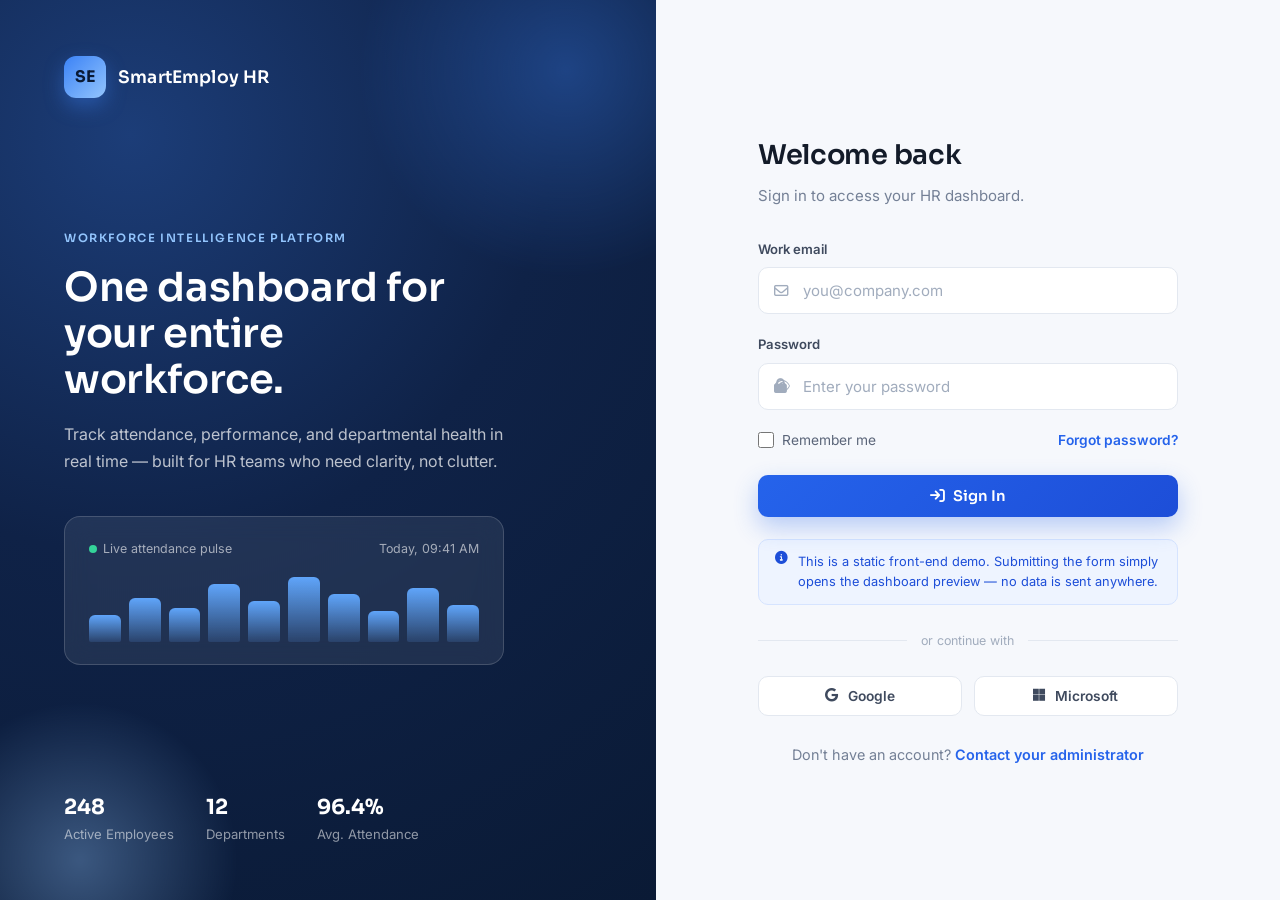
<file: index.html>
<!DOCTYPE html>
<html lang="en">
<head>
  <meta charset="UTF-8" />
  <meta name="viewport" content="width=device-width, initial-scale=1.0" />
  <title>Sign In · Smart Employee Management Dashboard</title>
  <meta name="description" content="Secure sign-in to the Smart Employee Management Dashboard." />

  <!-- Fonts -->
  <link rel="preconnect" href="https://fonts.googleapis.com" />
  <link href="https://fonts.googleapis.com/css2?family=Sora:wght@500;600;700;800&family=Inter:wght@400;500;600;700&display=swap" rel="stylesheet" />

  <!-- Font Awesome -->
  <link rel="stylesheet" href="https://cdnjs.cloudflare.com/ajax/libs/font-awesome/6.5.1/css/all.min.css" />

  <!-- Stylesheet -->
  <link rel="stylesheet" href="css/style.css" />
</head>
<body>

  <main class="auth-page">

    <!-- Left: Brand / Narrative Panel -->
    <section class="auth-visual" aria-hidden="false">
      <div class="auth-brand">
        <span class="brand-mark">SE</span>
        <span class="brand-name">SmartEmploy&nbsp;HR</span>
      </div>

      <div class="auth-copy">
        <span class="eyebrow">Workforce Intelligence Platform</span>
        <h1>One dashboard for your entire workforce.</h1>
        <p>Track attendance, performance, and departmental health in real time — built for HR teams who need clarity, not clutter.</p>

        <!-- Signature element: live pulse panel -->
        <div class="pulse-panel">
          <div class="pulse-head">
            <span><span class="pulse-dot"></span>Live attendance pulse</span>
            <span>Today, 09:41 AM</span>
          </div>
          <div class="pulse-bars" role="img" aria-label="Attendance activity graph">
            <span></span><span></span><span></span><span></span><span></span>
            <span></span><span></span><span></span><span></span><span></span>
          </div>
        </div>
      </div>

      <div class="auth-foot">
        <div><strong>248</strong>Active Employees</div>
        <div><strong>12</strong>Departments</div>
        <div><strong>96.4%</strong>Avg. Attendance</div>
      </div>
    </section>

    <!-- Right: Login Form -->
    <section class="auth-form-side">
      <div class="auth-form-wrap">

        <div class="form-head">
          <h2>Welcome back</h2>
          <p>Sign in to access your HR dashboard.</p>
        </div>

        <form action="dashboard.html" method="get" novalidate>

          <div class="form-group">
            <label for="email">Work email</label>
            <div class="input-wrap">
              <i class="fa-regular fa-envelope"></i>
              <input type="email" id="email" name="email" placeholder="you@company.com" required />
            </div>
          </div>

          <div class="form-group">
            <label for="password">Password</label>
            <div class="input-wrap">
              <i class="fa-solid fa-lock"></i>
              <input type="password" id="password" name="password" placeholder="Enter your password" required />
              <i class="fa-regular fa-eye toggle-visibility"></i>
            </div>
          </div>

          <div class="form-row-between">
            <label class="checkbox-row">
              <input type="checkbox" name="remember" />
              Remember me
            </label>
            <a href="#" class="forgot-link">Forgot password?</a>
          </div>

          <button type="submit" class="btn btn-primary btn-block">
            <i class="fa-solid fa-arrow-right-to-bracket"></i>
            Sign In
          </button>

          <div class="demo-note">
            <i class="fa-solid fa-circle-info"></i>
            <span>This is a static front-end demo. Submitting the form simply opens the dashboard preview — no data is sent anywhere.</span>
          </div>

        </form>

        <div class="auth-divider">or continue with</div>

        <div class="social-row">
          <button type="button" class="social-btn"><i class="fa-brands fa-google"></i> Google</button>
          <button type="button" class="social-btn"><i class="fa-brands fa-microsoft"></i> Microsoft</button>
        </div>

        <p class="auth-switch">Don't have an account? <a href="#">Contact your administrator</a></p>

      </div>
    </section>

  </main>

</body>
</html>
</file>
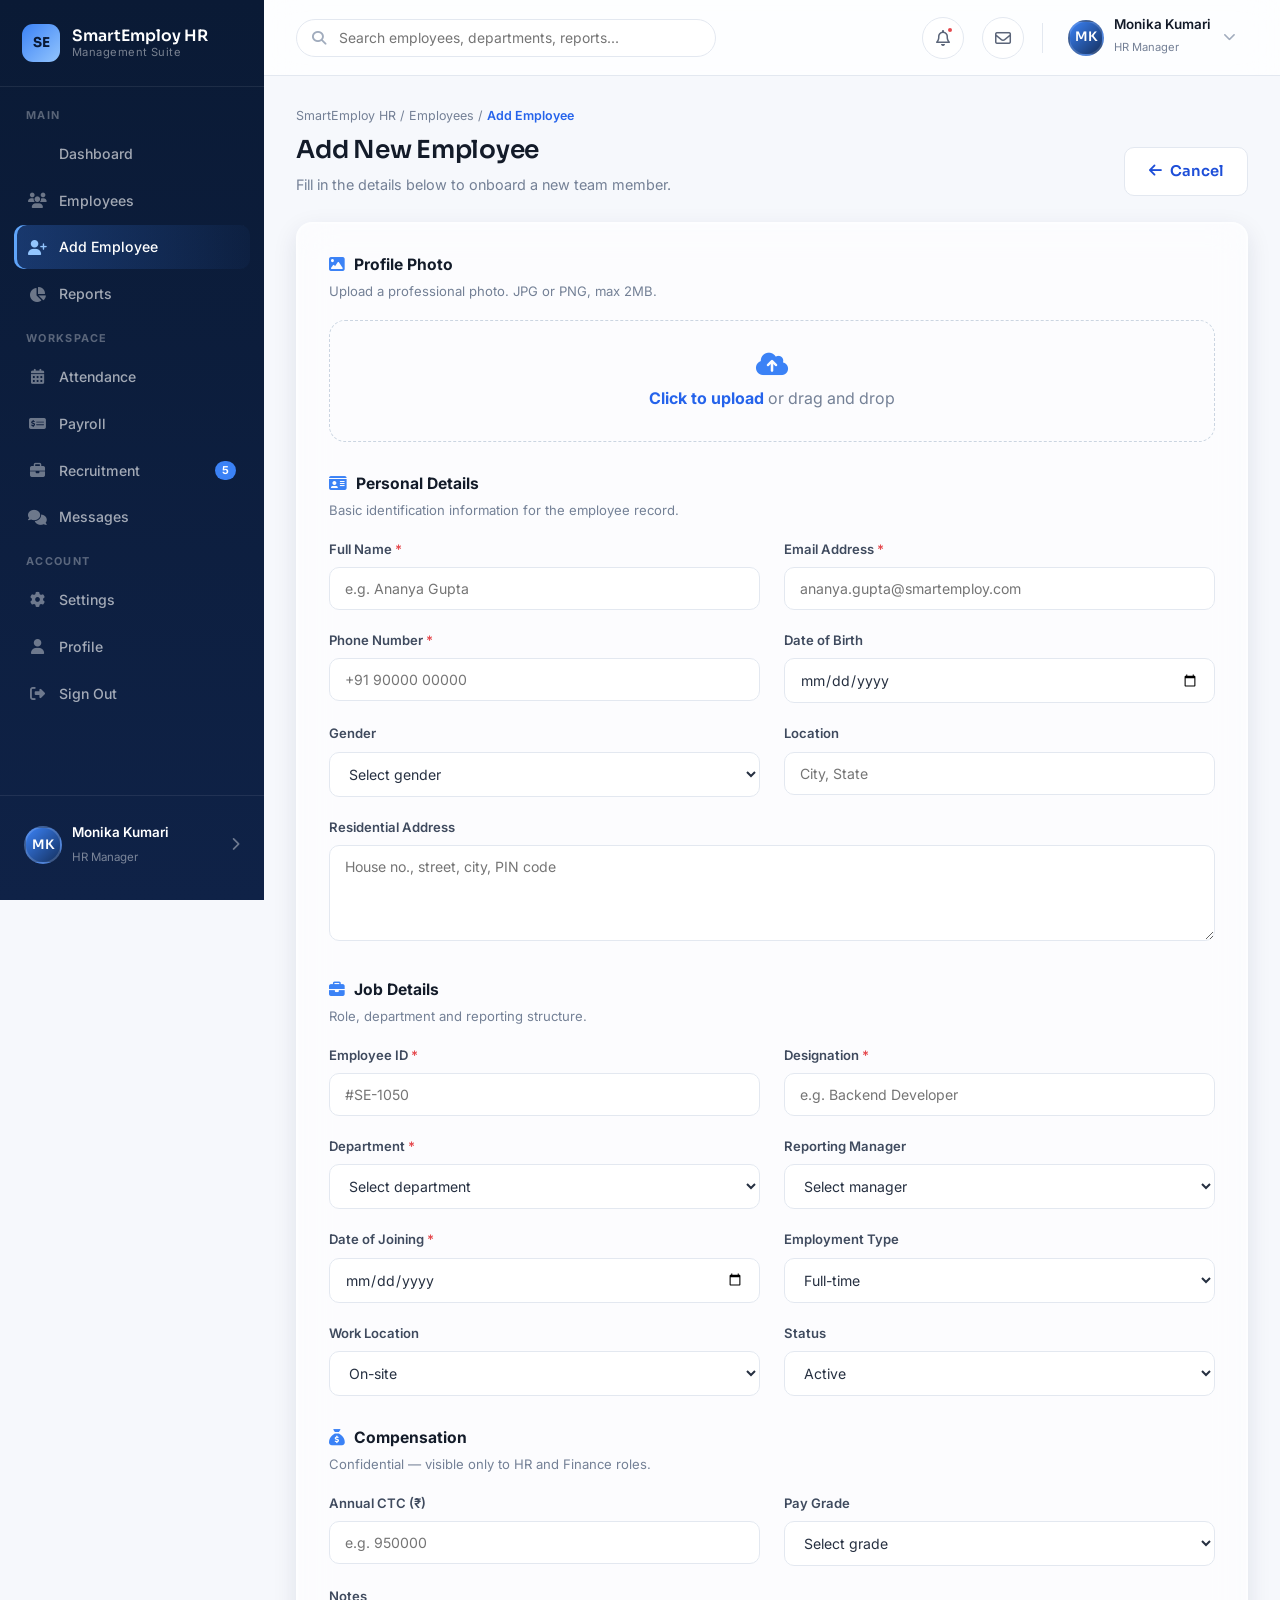
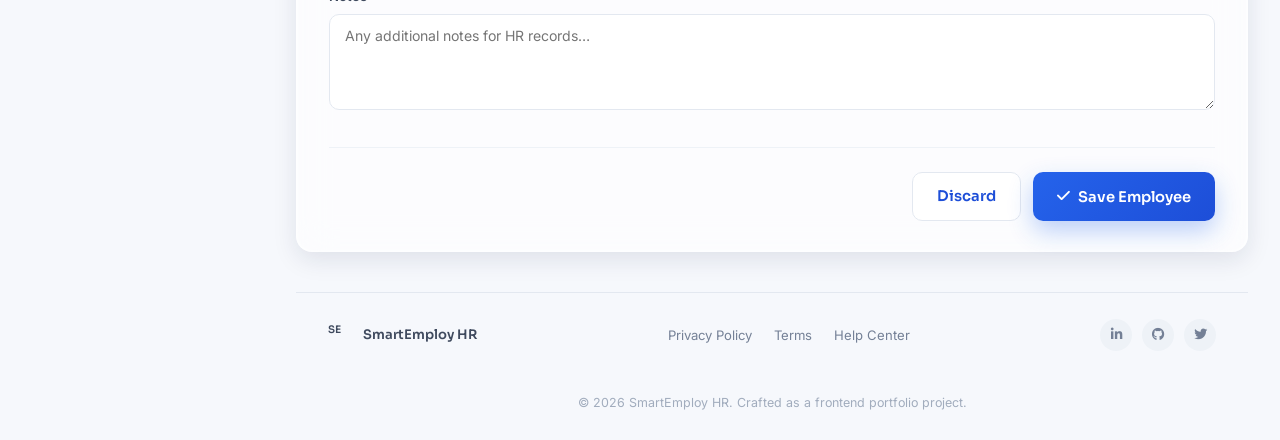
<file: add-employee.html>
<!DOCTYPE html>
<html lang="en">
<head>
  <meta charset="UTF-8" />
  <meta name="viewport" content="width=device-width, initial-scale=1.0" />
  <title>Add Employee · Smart Employee Management Dashboard</title>

  <link rel="preconnect" href="https://fonts.googleapis.com" />
  <link href="https://fonts.googleapis.com/css2?family=Sora:wght@500;600;700;800&family=Inter:wght@400;500;600;700&display=swap" rel="stylesheet" />
  <link rel="stylesheet" href="https://cdnjs.cloudflare.com/ajax/libs/font-awesome/6.5.1/css/all.min.css" />
  <link rel="stylesheet" href="css/style.css" />
</head>
<body>

  <div class="app-shell">

    <aside class="sidebar">
      <div class="sidebar-brand">
        <span class="brand-mark">SE</span>
        <span class="brand-text">SmartEmploy HR<small>Management Suite</small></span>
      </div>

      <nav class="sidebar-nav">
        <div class="nav-label">Main</div>
        <ul>
          <li><a href="dashboard.html"><i class="fa-solid fa-grid-2"></i> Dashboard</a></li>
          <li><a href="employees.html"><i class="fa-solid fa-users"></i> Employees</a></li>
          <li class="active"><a href="add-employee.html"><i class="fa-solid fa-user-plus"></i> Add Employee</a></li>
          <li><a href="reports.html"><i class="fa-solid fa-chart-pie"></i> Reports</a></li>
        </ul>

        <div class="nav-label">Workspace</div>
        <ul>
          <li><a href="#"><i class="fa-solid fa-calendar-days"></i> Attendance</a></li>
          <li><a href="#"><i class="fa-solid fa-money-check-dollar"></i> Payroll</a></li>
          <li><a href="#"><i class="fa-solid fa-briefcase"></i> Recruitment <span class="nav-badge">5</span></a></li>
          <li><a href="#"><i class="fa-solid fa-comments"></i> Messages</a></li>
        </ul>

        <div class="nav-label">Account</div>
        <ul>
          <li><a href="settings.html"><i class="fa-solid fa-gear"></i> Settings</a></li>
          <li><a href="profile.html"><i class="fa-solid fa-user"></i> Profile</a></li>
          <li><a href="index.html"><i class="fa-solid fa-right-from-bracket"></i> Sign Out</a></li>
        </ul>
      </nav>

      <div class="sidebar-footer">
        <a href="profile.html" class="sidebar-user">
          <span class="avatar-initials">MK</span>
          <span>
            <span class="u-name" style="display:block;">Monika Kumari</span>
            <span class="u-role">HR Manager</span>
          </span>
          <i class="fa-solid fa-chevron-right"></i>
        </a>
      </div>
    </aside>

    <div class="main-content">

      <header class="topbar">
        <div class="topbar-search">
          <i class="fa-solid fa-magnifying-glass"></i>
          <input type="text" placeholder="Search employees, departments, reports…" />
        </div>
        <div class="topbar-actions">
          <button class="icon-btn" aria-label="Notifications"><i class="fa-regular fa-bell"></i><span class="dot"></span></button>
          <button class="icon-btn" aria-label="Messages"><i class="fa-regular fa-envelope"></i></button>
          <div class="topbar-divider"></div>
          <a href="profile.html" class="topbar-profile">
            <span class="avatar-initials">MK</span>
            <span>
              <span class="p-name" style="display:block;">Monika Kumari</span>
              <span class="p-role">HR Manager</span>
            </span>
            <i class="fa-solid fa-chevron-down"></i>
          </a>
        </div>
      </header>

      <div class="page-content">

        <div class="page-header">
          <div>
            <div class="breadcrumb">SmartEmploy HR / Employees / <span>Add Employee</span></div>
            <h1>Add New Employee</h1>
            <p>Fill in the details below to onboard a new team member.</p>
          </div>
          <div class="header-actions">
            <a href="employees.html" class="btn btn-outline"><i class="fa-solid fa-arrow-left"></i> Cancel</a>
          </div>
        </div>

        <form class="panel glass-card form-card" action="employees.html" method="get">

          <!-- Profile Photo -->
          <div class="form-section">
            <div class="form-section-title"><i class="fa-solid fa-image"></i> Profile Photo</div>
            <div class="form-section-desc">Upload a professional photo. JPG or PNG, max 2MB.</div>
            <div class="upload-zone">
              <i class="fa-solid fa-cloud-arrow-up"></i>
              <div><strong>Click to upload</strong> or drag and drop</div>
            </div>
          </div>

          <!-- Personal Details -->
          <div class="form-section">
            <div class="form-section-title"><i class="fa-solid fa-id-card"></i> Personal Details</div>
            <div class="form-section-desc">Basic identification information for the employee record.</div>
            <div class="form-grid">
              <div class="field">
                <label>Full Name <span class="req">*</span></label>
                <input type="text" placeholder="e.g. Ananya Gupta" required />
              </div>
              <div class="field">
                <label>Email Address <span class="req">*</span></label>
                <input type="email" placeholder="ananya.gupta@smartemploy.com" required />
              </div>
              <div class="field">
                <label>Phone Number <span class="req">*</span></label>
                <input type="tel" placeholder="+91 90000 00000" required />
              </div>
              <div class="field">
                <label>Date of Birth</label>
                <input type="date" />
              </div>
              <div class="field">
                <label>Gender</label>
                <select>
                  <option>Select gender</option>
                  <option>Female</option>
                  <option>Male</option>
                  <option>Other</option>
                  <option>Prefer not to say</option>
                </select>
              </div>
              <div class="field">
                <label>Location</label>
                <input type="text" placeholder="City, State" />
              </div>
              <div class="field full">
                <label>Residential Address</label>
                <textarea placeholder="House no., street, city, PIN code"></textarea>
              </div>
            </div>
          </div>

          <!-- Job Details -->
          <div class="form-section">
            <div class="form-section-title"><i class="fa-solid fa-briefcase"></i> Job Details</div>
            <div class="form-section-desc">Role, department and reporting structure.</div>
            <div class="form-grid">
              <div class="field">
                <label>Employee ID <span class="req">*</span></label>
                <input type="text" placeholder="#SE-1050" required />
              </div>
              <div class="field">
                <label>Designation <span class="req">*</span></label>
                <input type="text" placeholder="e.g. Backend Developer" required />
              </div>
              <div class="field">
                <label>Department <span class="req">*</span></label>
                <select required>
                  <option>Select department</option>
                  <option>Engineering</option>
                  <option>Design</option>
                  <option>Marketing</option>
                  <option>Finance</option>
                  <option>Human Resources</option>
                  <option>Operations</option>
                </select>
              </div>
              <div class="field">
                <label>Reporting Manager</label>
                <select>
                  <option>Select manager</option>
                  <option>Monika Kumari</option>
                  <option>Rohit Sharma</option>
                  <option>Vikram Desai</option>
                </select>
              </div>
              <div class="field">
                <label>Date of Joining <span class="req">*</span></label>
                <input type="date" required />
              </div>
              <div class="field">
                <label>Employment Type</label>
                <select>
                  <option>Full-time</option>
                  <option>Part-time</option>
                  <option>Contract</option>
                  <option>Intern</option>
                </select>
              </div>
              <div class="field">
                <label>Work Location</label>
                <select>
                  <option>On-site</option>
                  <option>Remote</option>
                  <option>Hybrid</option>
                </select>
              </div>
              <div class="field">
                <label>Status</label>
                <select>
                  <option>Active</option>
                  <option>On Leave</option>
                  <option>Inactive</option>
                </select>
              </div>
            </div>
          </div>

          <!-- Compensation -->
          <div class="form-section">
            <div class="form-section-title"><i class="fa-solid fa-sack-dollar"></i> Compensation</div>
            <div class="form-section-desc">Confidential — visible only to HR and Finance roles.</div>
            <div class="form-grid">
              <div class="field">
                <label>Annual CTC (₹)</label>
                <input type="number" placeholder="e.g. 950000" />
              </div>
              <div class="field">
                <label>Pay Grade</label>
                <select>
                  <option>Select grade</option>
                  <option>L1 — Associate</option>
                  <option>L2 — Senior Associate</option>
                  <option>L3 — Lead</option>
                  <option>L4 — Manager</option>
                </select>
              </div>
              <div class="field full">
                <label>Notes</label>
                <textarea placeholder="Any additional notes for HR records…"></textarea>
              </div>
            </div>
          </div>

          <div class="form-actions">
            <a href="employees.html" class="btn btn-outline">Discard</a>
            <button type="submit" class="btn btn-primary"><i class="fa-solid fa-check"></i> Save Employee</button>
          </div>

        </form>

        <footer class="app-footer">
          <div class="footer-brand"><span class="brand-mark">SE</span> SmartEmploy HR</div>
          <div class="footer-links">
            <a href="#">Privacy Policy</a>
            <a href="#">Terms</a>
            <a href="#">Help Center</a>
          </div>
          <div class="footer-socials">
            <a href="#"><i class="fa-brands fa-linkedin-in"></i></a>
            <a href="#"><i class="fa-brands fa-github"></i></a>
            <a href="#"><i class="fa-brands fa-twitter"></i></a>
          </div>
        </footer>
        <p style="text-align:center; color:var(--gray-400); font-size:0.78rem; padding:16px 0 28px;">© 2026 SmartEmploy HR. Crafted as a frontend portfolio project.</p>

      </div>
    </div>
  </div>

</body>
</html>
</file>
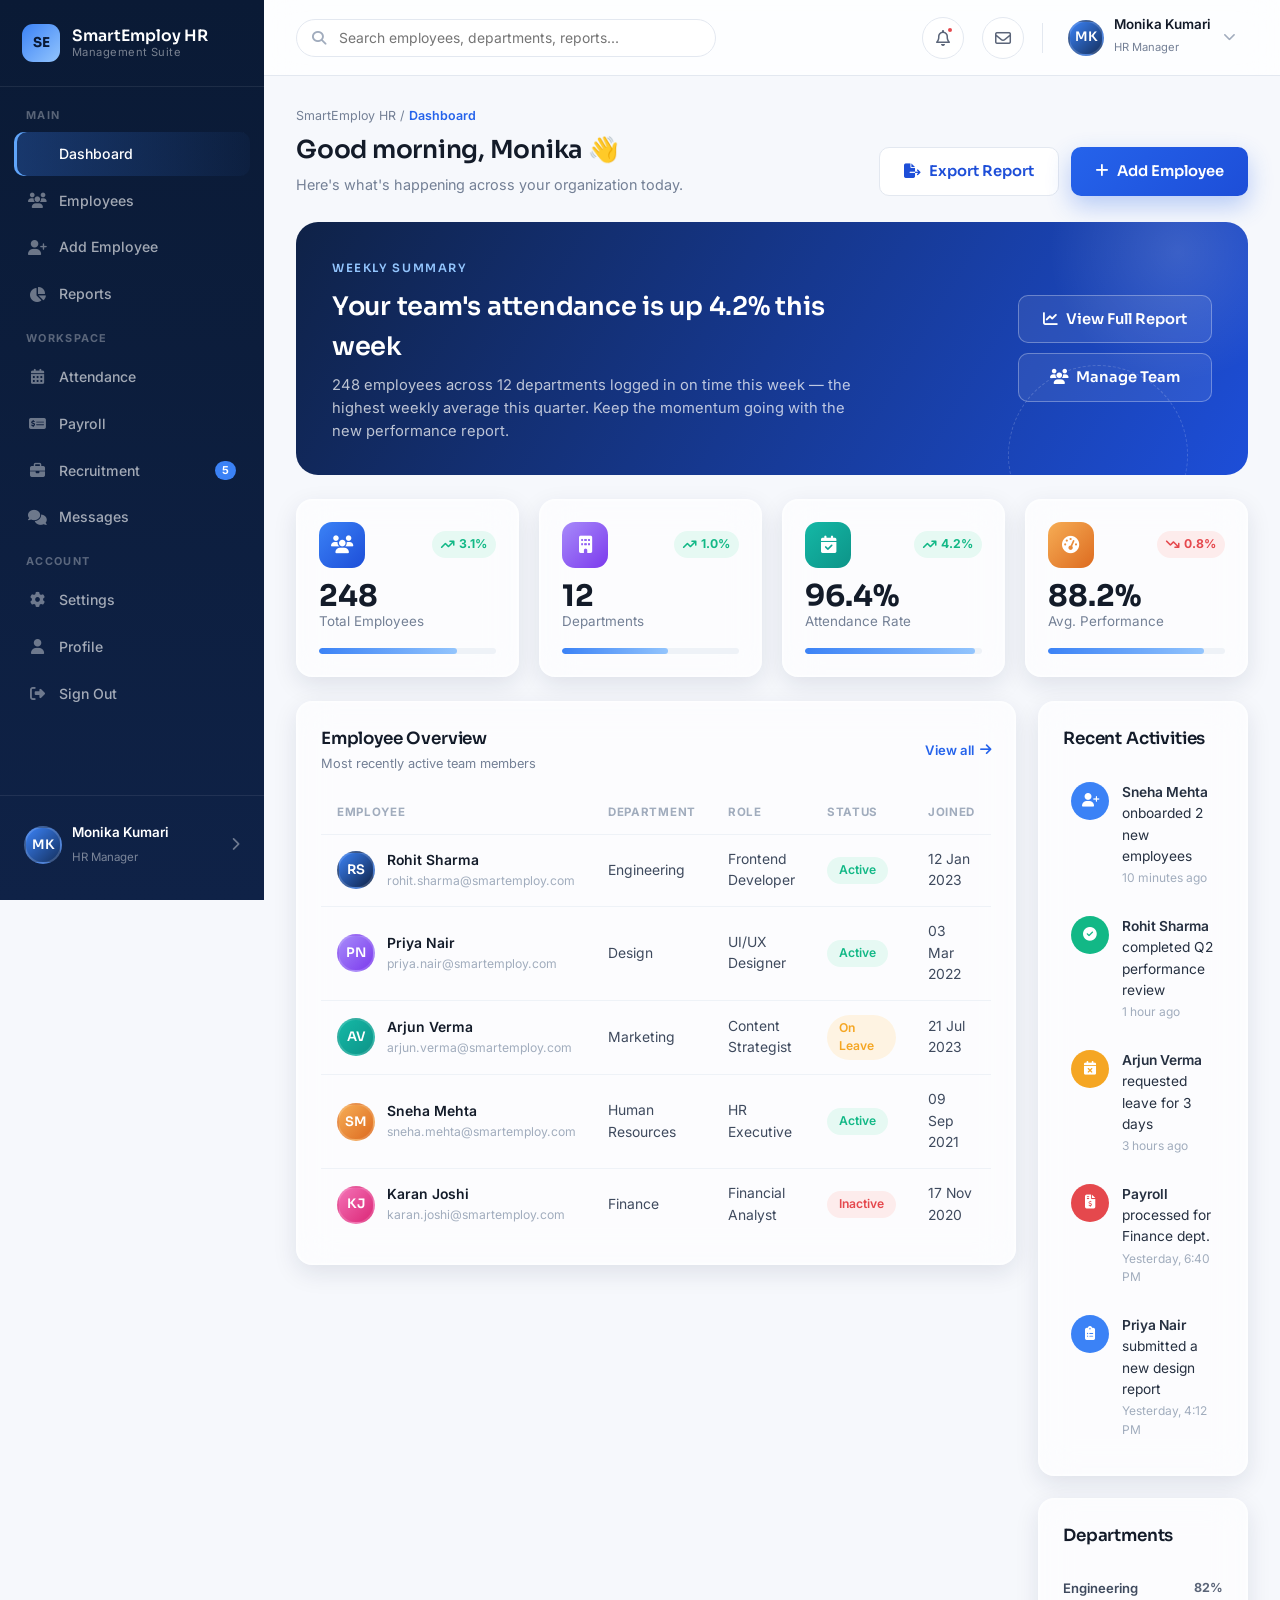
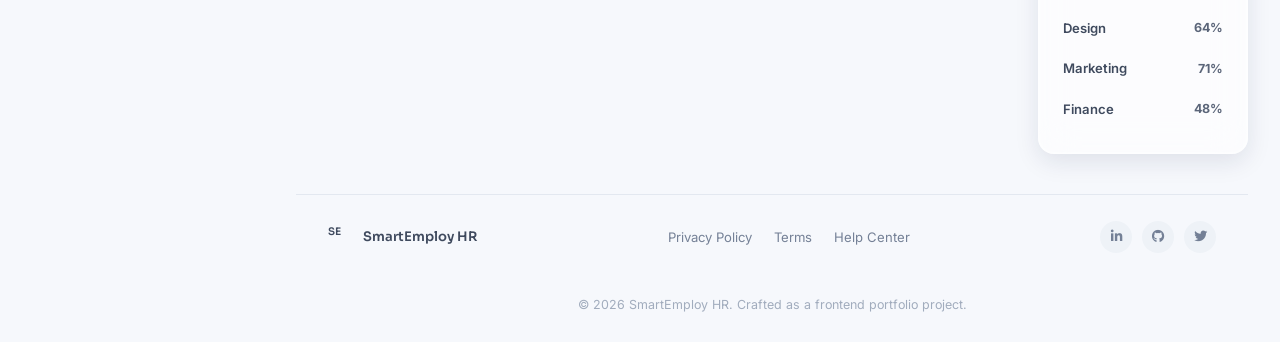
<file: dashboard.html>
<!DOCTYPE html>
<html lang="en">
<head>
  <meta charset="UTF-8" />
  <meta name="viewport" content="width=device-width, initial-scale=1.0" />
  <title>Dashboard · Smart Employee Management Dashboard</title>

  <link rel="preconnect" href="https://fonts.googleapis.com" />
  <link href="https://fonts.googleapis.com/css2?family=Sora:wght@500;600;700;800&family=Inter:wght@400;500;600;700&display=swap" rel="stylesheet" />
  <link rel="stylesheet" href="https://cdnjs.cloudflare.com/ajax/libs/font-awesome/6.5.1/css/all.min.css" />
  <link rel="stylesheet" href="css/style.css" />
</head>
<body>

  <div class="app-shell">

    <!-- ============ SIDEBAR ============ -->
    <aside class="sidebar">
      <div class="sidebar-brand">
        <span class="brand-mark">SE</span>
        <span class="brand-text">SmartEmploy HR<small>Management Suite</small></span>
      </div>

      <nav class="sidebar-nav">
        <div class="nav-label">Main</div>
        <ul>
          <li class="active"><a href="dashboard.html"><i class="fa-solid fa-grid-2"></i> Dashboard</a></li>
          <li><a href="employees.html"><i class="fa-solid fa-users"></i> Employees</a></li>
          <li><a href="add-employee.html"><i class="fa-solid fa-user-plus"></i> Add Employee</a></li>
          <li><a href="reports.html"><i class="fa-solid fa-chart-pie"></i> Reports</a></li>
        </ul>

        <div class="nav-label">Workspace</div>
        <ul>
          <li><a href="#"><i class="fa-solid fa-calendar-days"></i> Attendance</a></li>
          <li><a href="#"><i class="fa-solid fa-money-check-dollar"></i> Payroll</a></li>
          <li><a href="#"><i class="fa-solid fa-briefcase"></i> Recruitment <span class="nav-badge">5</span></a></li>
          <li><a href="#"><i class="fa-solid fa-comments"></i> Messages</a></li>
        </ul>

        <div class="nav-label">Account</div>
        <ul>
          <li><a href="settings.html"><i class="fa-solid fa-gear"></i> Settings</a></li>
          <li><a href="profile.html"><i class="fa-solid fa-user"></i> Profile</a></li>
          <li><a href="index.html"><i class="fa-solid fa-right-from-bracket"></i> Sign Out</a></li>
        </ul>
      </nav>

      <div class="sidebar-footer">
        <a href="profile.html" class="sidebar-user">
          <span class="avatar-initials">MK</span>
          <span>
            <span class="u-name" style="display:block;">Monika Kumari</span>
            <span class="u-role">HR Manager</span>
          </span>
          <i class="fa-solid fa-chevron-right"></i>
        </a>
      </div>
    </aside>

    <!-- ============ MAIN ============ -->
    <div class="main-content">

      <!-- Topbar -->
      <header class="topbar">
        <div class="topbar-search">
          <i class="fa-solid fa-magnifying-glass"></i>
          <input type="text" placeholder="Search employees, departments, reports…" />
        </div>
        <div class="topbar-actions">
          <button class="icon-btn" aria-label="Notifications"><i class="fa-regular fa-bell"></i><span class="dot"></span></button>
          <button class="icon-btn" aria-label="Messages"><i class="fa-regular fa-envelope"></i></button>
          <div class="topbar-divider"></div>
          <a href="profile.html" class="topbar-profile">
            <span class="avatar-initials">MK</span>
            <span>
              <span class="p-name" style="display:block;">Monika Kumari</span>
              <span class="p-role">HR Manager</span>
            </span>
            <i class="fa-solid fa-chevron-down"></i>
          </a>
        </div>
      </header>

      <div class="page-content">

        <div class="page-header">
          <div>
            <div class="breadcrumb">SmartEmploy HR / <span>Dashboard</span></div>
            <h1>Good morning, Monika 👋</h1>
            <p>Here's what's happening across your organization today.</p>
          </div>
          <div class="header-actions">
            <a href="reports.html" class="btn btn-outline"><i class="fa-solid fa-file-export"></i> Export Report</a>
            <a href="add-employee.html" class="btn btn-primary"><i class="fa-solid fa-plus"></i> Add Employee</a>
          </div>
        </div>

        <!-- Welcome Card -->
        <div class="welcome-card">
          <div class="welcome-text">
            <span class="eyebrow">Weekly Summary</span>
            <h2>Your team's attendance is up 4.2% this week</h2>
            <p>248 employees across 12 departments logged in on time this week — the highest weekly average this quarter. Keep the momentum going with the new performance report.</p>
          </div>
          <div class="welcome-actions">
            <a href="reports.html" class="btn btn-outline"><i class="fa-solid fa-chart-line"></i> View Full Report</a>
            <a href="employees.html" class="btn btn-outline"><i class="fa-solid fa-users"></i> Manage Team</a>
          </div>
        </div>

        <!-- Stat Cards -->
        <div class="stats-grid">

          <div class="stat-card glass-card">
            <div class="stat-top">
              <div class="stat-icon blue"><i class="fa-solid fa-users"></i></div>
              <span class="stat-trend up"><i class="fa-solid fa-arrow-trend-up"></i> 3.1%</span>
            </div>
            <div>
              <div class="stat-value">248</div>
              <div class="stat-label">Total Employees</div>
            </div>
            <div class="stat-bar"><span style="width: 78%;"></span></div>
          </div>

          <div class="stat-card glass-card">
            <div class="stat-top">
              <div class="stat-icon violet"><i class="fa-solid fa-building"></i></div>
              <span class="stat-trend up"><i class="fa-solid fa-arrow-trend-up"></i> 1.0%</span>
            </div>
            <div>
              <div class="stat-value">12</div>
              <div class="stat-label">Departments</div>
            </div>
            <div class="stat-bar"><span style="width: 60%;"></span></div>
          </div>

          <div class="stat-card glass-card">
            <div class="stat-top">
              <div class="stat-icon teal"><i class="fa-solid fa-calendar-check"></i></div>
              <span class="stat-trend up"><i class="fa-solid fa-arrow-trend-up"></i> 4.2%</span>
            </div>
            <div>
              <div class="stat-value">96.4%</div>
              <div class="stat-label">Attendance Rate</div>
            </div>
            <div class="stat-bar"><span style="width: 96%;"></span></div>
          </div>

          <div class="stat-card glass-card">
            <div class="stat-top">
              <div class="stat-icon amber"><i class="fa-solid fa-gauge-high"></i></div>
              <span class="stat-trend down"><i class="fa-solid fa-arrow-trend-down"></i> 0.8%</span>
            </div>
            <div>
              <div class="stat-value">88.2%</div>
              <div class="stat-label">Avg. Performance</div>
            </div>
            <div class="stat-bar"><span style="width: 88%;"></span></div>
          </div>

        </div>

        <!-- Table + Side Panels -->
        <div class="dash-grid">

          <div class="panel glass-card">
            <div class="panel-header">
              <div>
                <h3>Employee Overview</h3>
                <div class="panel-sub">Most recently active team members</div>
              </div>
              <a href="employees.html" class="panel-link">View all <i class="fa-solid fa-arrow-right"></i></a>
            </div>

            <div class="table-wrap">
              <table class="data-table">
                <thead>
                  <tr>
                    <th>Employee</th>
                    <th>Department</th>
                    <th>Role</th>
                    <th>Status</th>
                    <th>Joined</th>
                  </tr>
                </thead>
                <tbody>
                  <tr>
                    <td>
                      <div class="emp-cell">
                        <span class="avatar-initials" style="background:linear-gradient(135deg,#3b82f6,#0f2247);">RS</span>
                        <div><div class="e-name">Rohit Sharma</div><div class="e-mail">rohit.sharma@smartemploy.com</div></div>
                      </div>
                    </td>
                    <td>Engineering</td>
                    <td>Frontend Developer</td>
                    <td><span class="badge success">Active</span></td>
                    <td>12 Jan 2023</td>
                  </tr>
                  <tr>
                    <td>
                      <div class="emp-cell">
                        <span class="avatar-initials" style="background:linear-gradient(135deg,#a78bfa,#7c3aed);">PN</span>
                        <div><div class="e-name">Priya Nair</div><div class="e-mail">priya.nair@smartemploy.com</div></div>
                      </div>
                    </td>
                    <td>Design</td>
                    <td>UI/UX Designer</td>
                    <td><span class="badge success">Active</span></td>
                    <td>03 Mar 2022</td>
                  </tr>
                  <tr>
                    <td>
                      <div class="emp-cell">
                        <span class="avatar-initials" style="background:linear-gradient(135deg,#14b8a6,#0d9488);">AV</span>
                        <div><div class="e-name">Arjun Verma</div><div class="e-mail">arjun.verma@smartemploy.com</div></div>
                      </div>
                    </td>
                    <td>Marketing</td>
                    <td>Content Strategist</td>
                    <td><span class="badge warning">On Leave</span></td>
                    <td>21 Jul 2023</td>
                  </tr>
                  <tr>
                    <td>
                      <div class="emp-cell">
                        <span class="avatar-initials" style="background:linear-gradient(135deg,#f6ad55,#dd6b20);">SM</span>
                        <div><div class="e-name">Sneha Mehta</div><div class="e-mail">sneha.mehta@smartemploy.com</div></div>
                      </div>
                    </td>
                    <td>Human Resources</td>
                    <td>HR Executive</td>
                    <td><span class="badge success">Active</span></td>
                    <td>09 Sep 2021</td>
                  </tr>
                  <tr>
                    <td>
                      <div class="emp-cell">
                        <span class="avatar-initials" style="background:linear-gradient(135deg,#f472b6,#db2777);">KJ</span>
                        <div><div class="e-name">Karan Joshi</div><div class="e-mail">karan.joshi@smartemploy.com</div></div>
                      </div>
                    </td>
                    <td>Finance</td>
                    <td>Financial Analyst</td>
                    <td><span class="badge danger">Inactive</span></td>
                    <td>17 Nov 2020</td>
                  </tr>
                </tbody>
              </table>
            </div>
          </div>

          <div style="display:flex; flex-direction:column; gap:22px;">

            <div class="panel glass-card">
              <div class="panel-header">
                <h3>Recent Activities</h3>
              </div>
              <div class="activity-list">
                <div class="activity-item">
                  <span class="activity-icon blue"><i class="fa-solid fa-user-plus"></i></span>
                  <div>
                    <div class="activity-text"><strong>Sneha Mehta</strong> onboarded 2 new employees</div>
                    <div class="activity-time">10 minutes ago</div>
                  </div>
                </div>
                <div class="activity-item">
                  <span class="activity-icon green"><i class="fa-solid fa-circle-check"></i></span>
                  <div>
                    <div class="activity-text"><strong>Rohit Sharma</strong> completed Q2 performance review</div>
                    <div class="activity-time">1 hour ago</div>
                  </div>
                </div>
                <div class="activity-item">
                  <span class="activity-icon amber"><i class="fa-solid fa-calendar-xmark"></i></span>
                  <div>
                    <div class="activity-text"><strong>Arjun Verma</strong> requested leave for 3 days</div>
                    <div class="activity-time">3 hours ago</div>
                  </div>
                </div>
                <div class="activity-item">
                  <span class="activity-icon red"><i class="fa-solid fa-file-invoice-dollar"></i></span>
                  <div>
                    <div class="activity-text"><strong>Payroll</strong> processed for Finance dept.</div>
                    <div class="activity-time">Yesterday, 6:40 PM</div>
                  </div>
                </div>
                <div class="activity-item">
                  <span class="activity-icon blue"><i class="fa-solid fa-clipboard-list"></i></span>
                  <div>
                    <div class="activity-text"><strong>Priya Nair</strong> submitted a new design report</div>
                    <div class="activity-time">Yesterday, 4:12 PM</div>
                  </div>
                </div>
              </div>
            </div>

            <div class="panel glass-card">
              <div class="panel-header">
                <h3>Departments</h3>
              </div>
              <div class="dept-row">
                <span class="dept-name">Engineering</span>
                <div class="stat-bar"><span style="width:82%;"></span></div>
                <span class="dept-pct">82%</span>
              </div>
              <div class="dept-row">
                <span class="dept-name">Design</span>
                <div class="stat-bar"><span style="width:64%;"></span></div>
                <span class="dept-pct">64%</span>
              </div>
              <div class="dept-row">
                <span class="dept-name">Marketing</span>
                <div class="stat-bar"><span style="width:71%;"></span></div>
                <span class="dept-pct">71%</span>
              </div>
              <div class="dept-row">
                <span class="dept-name">Finance</span>
                <div class="stat-bar"><span style="width:48%;"></span></div>
                <span class="dept-pct">48%</span>
              </div>
            </div>

          </div>
        </div>

        <!-- Footer -->
        <footer class="app-footer">
          <div class="footer-brand"><span class="brand-mark">SE</span> SmartEmploy HR</div>
          <div class="footer-links">
            <a href="#">Privacy Policy</a>
            <a href="#">Terms</a>
            <a href="#">Help Center</a>
          </div>
          <div class="footer-socials">
            <a href="#"><i class="fa-brands fa-linkedin-in"></i></a>
            <a href="#"><i class="fa-brands fa-github"></i></a>
            <a href="#"><i class="fa-brands fa-twitter"></i></a>
          </div>
        </footer>
        <p style="text-align:center; color:var(--gray-400); font-size:0.78rem; padding:16px 0 28px;">© 2026 SmartEmploy HR. Crafted as a frontend portfolio project.</p>

      </div>
    </div>
  </div>

</body>
</html>
</file>
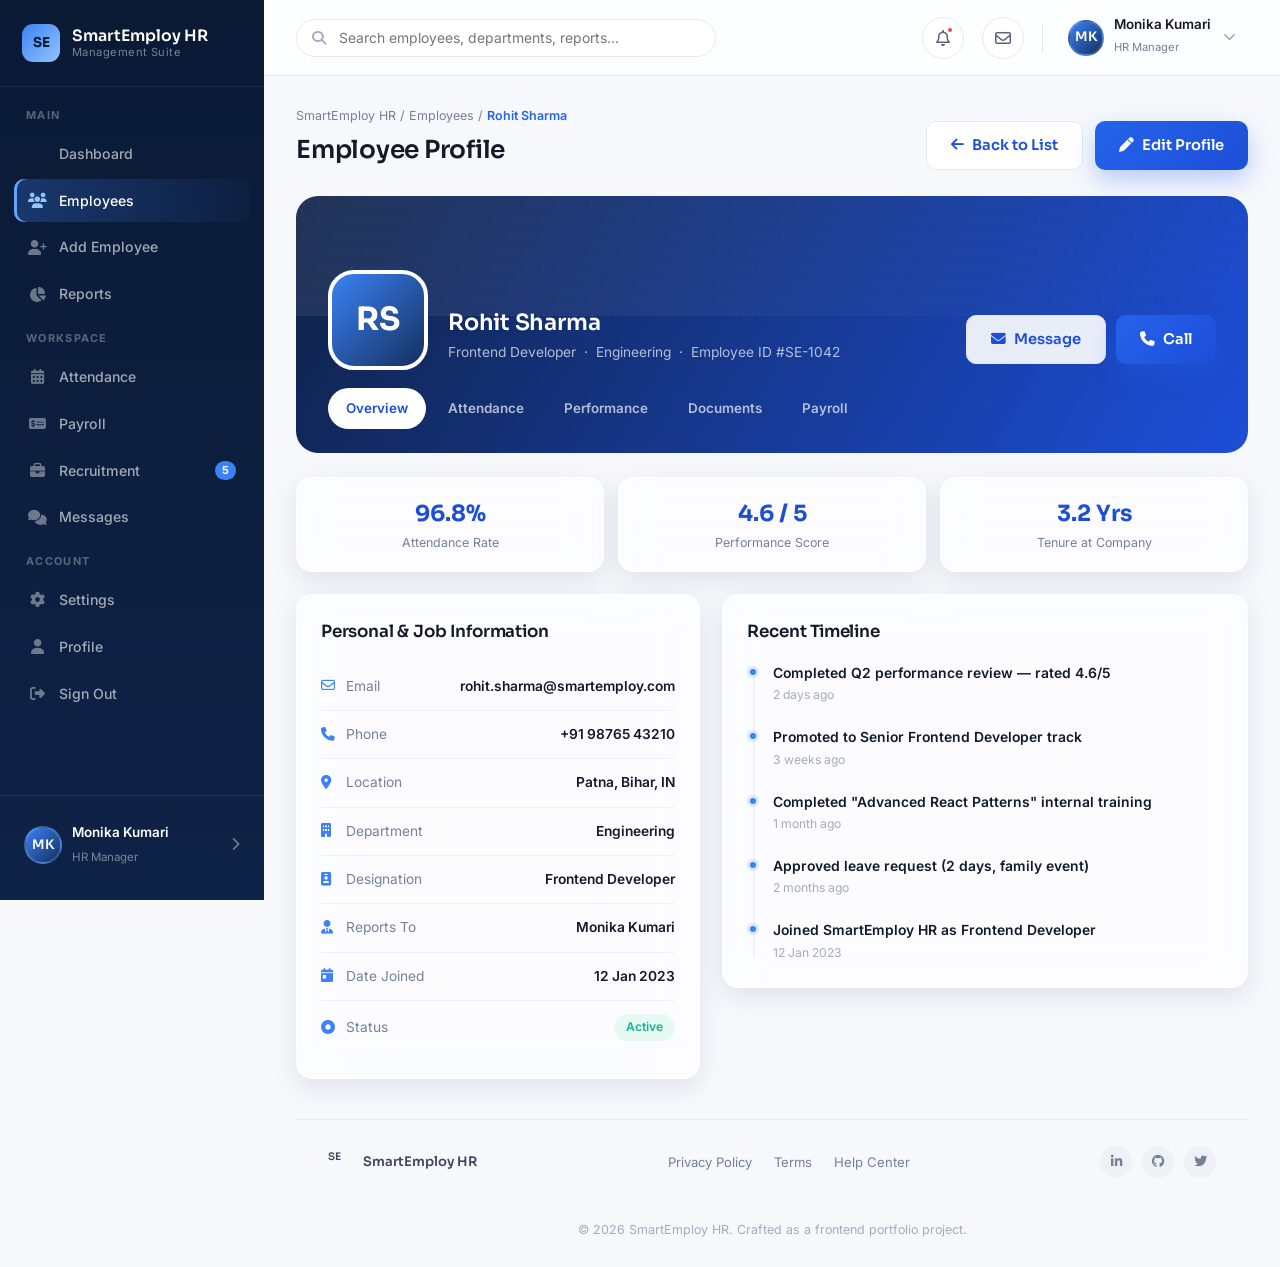
<file: employee-details.html>
<!DOCTYPE html>
<html lang="en">
<head>
  <meta charset="UTF-8" />
  <meta name="viewport" content="width=device-width, initial-scale=1.0" />
  <title>Rohit Sharma · Employee Details</title>

  <link rel="preconnect" href="https://fonts.googleapis.com" />
  <link href="https://fonts.googleapis.com/css2?family=Sora:wght@500;600;700;800&family=Inter:wght@400;500;600;700&display=swap" rel="stylesheet" />
  <link rel="stylesheet" href="https://cdnjs.cloudflare.com/ajax/libs/font-awesome/6.5.1/css/all.min.css" />
  <link rel="stylesheet" href="css/style.css" />
</head>
<body>

  <div class="app-shell">

    <aside class="sidebar">
      <div class="sidebar-brand">
        <span class="brand-mark">SE</span>
        <span class="brand-text">SmartEmploy HR<small>Management Suite</small></span>
      </div>

      <nav class="sidebar-nav">
        <div class="nav-label">Main</div>
        <ul>
          <li><a href="dashboard.html"><i class="fa-solid fa-grid-2"></i> Dashboard</a></li>
          <li class="active"><a href="employees.html"><i class="fa-solid fa-users"></i> Employees</a></li>
          <li><a href="add-employee.html"><i class="fa-solid fa-user-plus"></i> Add Employee</a></li>
          <li><a href="reports.html"><i class="fa-solid fa-chart-pie"></i> Reports</a></li>
        </ul>

        <div class="nav-label">Workspace</div>
        <ul>
          <li><a href="#"><i class="fa-solid fa-calendar-days"></i> Attendance</a></li>
          <li><a href="#"><i class="fa-solid fa-money-check-dollar"></i> Payroll</a></li>
          <li><a href="#"><i class="fa-solid fa-briefcase"></i> Recruitment <span class="nav-badge">5</span></a></li>
          <li><a href="#"><i class="fa-solid fa-comments"></i> Messages</a></li>
        </ul>

        <div class="nav-label">Account</div>
        <ul>
          <li><a href="settings.html"><i class="fa-solid fa-gear"></i> Settings</a></li>
          <li><a href="profile.html"><i class="fa-solid fa-user"></i> Profile</a></li>
          <li><a href="index.html"><i class="fa-solid fa-right-from-bracket"></i> Sign Out</a></li>
        </ul>
      </nav>

      <div class="sidebar-footer">
        <a href="profile.html" class="sidebar-user">
          <span class="avatar-initials">MK</span>
          <span>
            <span class="u-name" style="display:block;">Monika Kumari</span>
            <span class="u-role">HR Manager</span>
          </span>
          <i class="fa-solid fa-chevron-right"></i>
        </a>
      </div>
    </aside>

    <div class="main-content">

      <header class="topbar">
        <div class="topbar-search">
          <i class="fa-solid fa-magnifying-glass"></i>
          <input type="text" placeholder="Search employees, departments, reports…" />
        </div>
        <div class="topbar-actions">
          <button class="icon-btn" aria-label="Notifications"><i class="fa-regular fa-bell"></i><span class="dot"></span></button>
          <button class="icon-btn" aria-label="Messages"><i class="fa-regular fa-envelope"></i></button>
          <div class="topbar-divider"></div>
          <a href="profile.html" class="topbar-profile">
            <span class="avatar-initials">MK</span>
            <span>
              <span class="p-name" style="display:block;">Monika Kumari</span>
              <span class="p-role">HR Manager</span>
            </span>
            <i class="fa-solid fa-chevron-down"></i>
          </a>
        </div>
      </header>

      <div class="page-content">

        <div class="page-header">
          <div>
            <div class="breadcrumb">SmartEmploy HR / Employees / <span>Rohit Sharma</span></div>
            <h1>Employee Profile</h1>
          </div>
          <div class="header-actions">
            <a href="employees.html" class="btn btn-outline"><i class="fa-solid fa-arrow-left"></i> Back to List</a>
            <a href="add-employee.html" class="btn btn-primary"><i class="fa-solid fa-pen"></i> Edit Profile</a>
          </div>
        </div>

        <!-- Profile Banner -->
        <div class="profile-banner">
          <div class="profile-cover"></div>
          <div class="profile-id-row">
            <div class="profile-avatar-lg">RS</div>
            <div class="profile-id-info">
              <h2>Rohit Sharma</h2>
              <p>Frontend Developer &nbsp;·&nbsp; Engineering &nbsp;·&nbsp; Employee ID #SE-1042</p>
            </div>
            <div class="profile-id-actions">
              <a href="#" class="btn btn-outline" style="background:rgba(255,255,255,0.9);"><i class="fa-solid fa-envelope"></i> Message</a>
              <a href="#" class="btn btn-primary"><i class="fa-solid fa-phone"></i> Call</a>
            </div>
          </div>
          <nav class="detail-tabs">
            <a href="#" class="active">Overview</a>
            <a href="#">Attendance</a>
            <a href="#">Performance</a>
            <a href="#">Documents</a>
            <a href="#">Payroll</a>
          </nav>
        </div>

        <!-- Mini Stats -->
        <div class="mini-stat-row">
          <div class="mini-stat glass-card">
            <div class="m-value">96.8%</div>
            <div class="m-label">Attendance Rate</div>
          </div>
          <div class="mini-stat glass-card">
            <div class="m-value">4.6 / 5</div>
            <div class="m-label">Performance Score</div>
          </div>
          <div class="mini-stat glass-card">
            <div class="m-value">3.2 Yrs</div>
            <div class="m-label">Tenure at Company</div>
          </div>
        </div>

        <div class="detail-grid">

          <!-- Info list -->
          <div class="panel glass-card">
            <div class="panel-header"><h3>Personal &amp; Job Information</h3></div>
            <div class="info-list">
              <div class="info-row"><span class="i-label"><i class="fa-regular fa-envelope"></i>Email</span><span class="i-value">rohit.sharma@smartemploy.com</span></div>
              <div class="info-row"><span class="i-label"><i class="fa-solid fa-phone"></i>Phone</span><span class="i-value">+91 98765 43210</span></div>
              <div class="info-row"><span class="i-label"><i class="fa-solid fa-location-dot"></i>Location</span><span class="i-value">Patna, Bihar, IN</span></div>
              <div class="info-row"><span class="i-label"><i class="fa-solid fa-building"></i>Department</span><span class="i-value">Engineering</span></div>
              <div class="info-row"><span class="i-label"><i class="fa-solid fa-id-badge"></i>Designation</span><span class="i-value">Frontend Developer</span></div>
              <div class="info-row"><span class="i-label"><i class="fa-solid fa-user-tie"></i>Reports To</span><span class="i-value">Monika Kumari</span></div>
              <div class="info-row"><span class="i-label"><i class="fa-solid fa-calendar-day"></i>Date Joined</span><span class="i-value">12 Jan 2023</span></div>
              <div class="info-row"><span class="i-label"><i class="fa-solid fa-circle-dot"></i>Status</span><span class="i-value"><span class="badge success">Active</span></span></div>
            </div>
          </div>

          <!-- Timeline -->
          <div class="panel glass-card">
            <div class="panel-header"><h3>Recent Timeline</h3></div>
            <div class="timeline">
              <div class="timeline-item">
                <div class="t-title">Completed Q2 performance review — rated 4.6/5</div>
                <div class="t-time">2 days ago</div>
              </div>
              <div class="timeline-item">
                <div class="t-title">Promoted to Senior Frontend Developer track</div>
                <div class="t-time">3 weeks ago</div>
              </div>
              <div class="timeline-item">
                <div class="t-title">Completed "Advanced React Patterns" internal training</div>
                <div class="t-time">1 month ago</div>
              </div>
              <div class="timeline-item">
                <div class="t-title">Approved leave request (2 days, family event)</div>
                <div class="t-time">2 months ago</div>
              </div>
              <div class="timeline-item">
                <div class="t-title">Joined SmartEmploy HR as Frontend Developer</div>
                <div class="t-time">12 Jan 2023</div>
              </div>
            </div>
          </div>

        </div>

        <footer class="app-footer">
          <div class="footer-brand"><span class="brand-mark">SE</span> SmartEmploy HR</div>
          <div class="footer-links">
            <a href="#">Privacy Policy</a>
            <a href="#">Terms</a>
            <a href="#">Help Center</a>
          </div>
          <div class="footer-socials">
            <a href="#"><i class="fa-brands fa-linkedin-in"></i></a>
            <a href="#"><i class="fa-brands fa-github"></i></a>
            <a href="#"><i class="fa-brands fa-twitter"></i></a>
          </div>
        </footer>
        <p style="text-align:center; color:var(--gray-400); font-size:0.78rem; padding:16px 0 28px;">© 2026 SmartEmploy HR. Crafted as a frontend portfolio project.</p>

      </div>
    </div>
  </div>

</body>
</html>
</file>
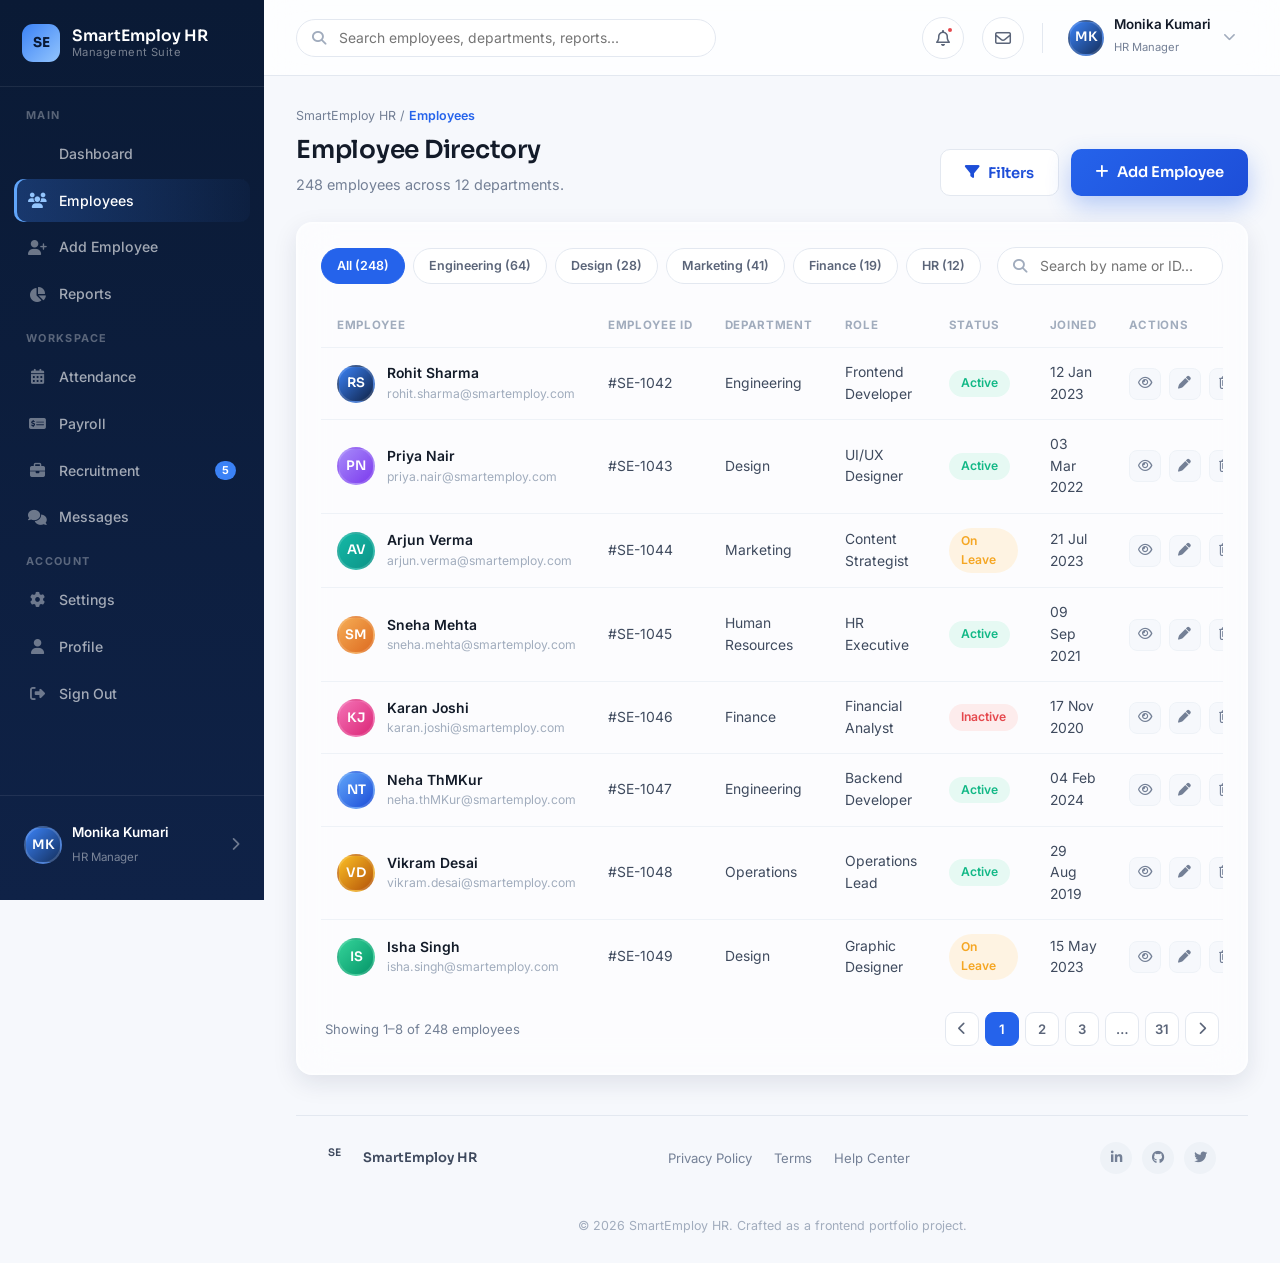
<file: employees.html>
<!DOCTYPE html>
<html lang="en">
<head>
  <meta charset="UTF-8" />
  <meta name="viewport" content="width=device-width, initial-scale=1.0" />
  <title>Employees · Smart Employee Management Dashboard</title>

  <link rel="preconnect" href="https://fonts.googleapis.com" />
  <link href="https://fonts.googleapis.com/css2?family=Sora:wght@500;600;700;800&family=Inter:wght@400;500;600;700&display=swap" rel="stylesheet" />
  <link rel="stylesheet" href="https://cdnjs.cloudflare.com/ajax/libs/font-awesome/6.5.1/css/all.min.css" />
  <link rel="stylesheet" href="css/style.css" />
</head>
<body>

  <div class="app-shell">

    <aside class="sidebar">
      <div class="sidebar-brand">
        <span class="brand-mark">SE</span>
        <span class="brand-text">SmartEmploy HR<small>Management Suite</small></span>
      </div>

      <nav class="sidebar-nav">
        <div class="nav-label">Main</div>
        <ul>
          <li><a href="dashboard.html"><i class="fa-solid fa-grid-2"></i> Dashboard</a></li>
          <li class="active"><a href="employees.html"><i class="fa-solid fa-users"></i> Employees</a></li>
          <li><a href="add-employee.html"><i class="fa-solid fa-user-plus"></i> Add Employee</a></li>
          <li><a href="reports.html"><i class="fa-solid fa-chart-pie"></i> Reports</a></li>
        </ul>

        <div class="nav-label">Workspace</div>
        <ul>
          <li><a href="#"><i class="fa-solid fa-calendar-days"></i> Attendance</a></li>
          <li><a href="#"><i class="fa-solid fa-money-check-dollar"></i> Payroll</a></li>
          <li><a href="#"><i class="fa-solid fa-briefcase"></i> Recruitment <span class="nav-badge">5</span></a></li>
          <li><a href="#"><i class="fa-solid fa-comments"></i> Messages</a></li>
        </ul>

        <div class="nav-label">Account</div>
        <ul>
          <li><a href="settings.html"><i class="fa-solid fa-gear"></i> Settings</a></li>
          <li><a href="profile.html"><i class="fa-solid fa-user"></i> Profile</a></li>
          <li><a href="index.html"><i class="fa-solid fa-right-from-bracket"></i> Sign Out</a></li>
        </ul>
      </nav>

      <div class="sidebar-footer">
        <a href="profile.html" class="sidebar-user">
          <span class="avatar-initials">MK</span>
          <span>
            <span class="u-name" style="display:block;">Monika Kumari</span>
            <span class="u-role">HR Manager</span>
          </span>
          <i class="fa-solid fa-chevron-right"></i>
        </a>
      </div>
    </aside>

    <div class="main-content">

      <header class="topbar">
        <div class="topbar-search">
          <i class="fa-solid fa-magnifying-glass"></i>
          <input type="text" placeholder="Search employees, departments, reports…" />
        </div>
        <div class="topbar-actions">
          <button class="icon-btn" aria-label="Notifications"><i class="fa-regular fa-bell"></i><span class="dot"></span></button>
          <button class="icon-btn" aria-label="Messages"><i class="fa-regular fa-envelope"></i></button>
          <div class="topbar-divider"></div>
          <a href="profile.html" class="topbar-profile">
            <span class="avatar-initials">MK</span>
            <span>
              <span class="p-name" style="display:block;">Monika Kumari</span>
              <span class="p-role">HR Manager</span>
            </span>
            <i class="fa-solid fa-chevron-down"></i>
          </a>
        </div>
      </header>

      <div class="page-content">

        <div class="page-header">
          <div>
            <div class="breadcrumb">SmartEmploy HR / <span>Employees</span></div>
            <h1>Employee Directory</h1>
            <p>248 employees across 12 departments.</p>
          </div>
          <div class="header-actions">
            <button class="btn btn-outline"><i class="fa-solid fa-filter"></i> Filters</button>
            <a href="add-employee.html" class="btn btn-primary"><i class="fa-solid fa-plus"></i> Add Employee</a>
          </div>
        </div>

        <div class="panel glass-card">

          <div class="table-toolbar">
            <div class="filter-chips">
              <a href="#" class="chip active">All (248)</a>
              <a href="#" class="chip">Engineering (64)</a>
              <a href="#" class="chip">Design (28)</a>
              <a href="#" class="chip">Marketing (41)</a>
              <a href="#" class="chip">Finance (19)</a>
              <a href="#" class="chip">HR (12)</a>
            </div>
            <div class="topbar-search" style="max-width:260px;">
              <i class="fa-solid fa-magnifying-glass"></i>
              <input type="text" placeholder="Search by name or ID…" />
            </div>
          </div>

          <div class="table-wrap">
            <table class="data-table">
              <thead>
                <tr>
                  <th>Employee</th>
                  <th>Employee ID</th>
                  <th>Department</th>
                  <th>Role</th>
                  <th>Status</th>
                  <th>Joined</th>
                  <th>Actions</th>
                </tr>
              </thead>
              <tbody>
                <tr>
                  <td>
                    <div class="emp-cell">
                      <span class="avatar-initials" style="background:linear-gradient(135deg,#3b82f6,#0f2247);">RS</span>
                      <div><div class="e-name">Rohit Sharma</div><div class="e-mail">rohit.sharma@smartemploy.com</div></div>
                    </div>
                  </td>
                  <td>#SE-1042</td>
                  <td>Engineering</td>
                  <td>Frontend Developer</td>
                  <td><span class="badge success">Active</span></td>
                  <td>12 Jan 2023</td>
                  <td>
                    <div class="row-actions">
                      <a href="employee-details.html" title="View"><i class="fa-regular fa-eye"></i></a>
                      <a href="add-employee.html" title="Edit"><i class="fa-solid fa-pen"></i></a>
                      <a href="#" class="danger" title="Delete"><i class="fa-regular fa-trash-can"></i></a>
                    </div>
                  </td>
                </tr>
                <tr>
                  <td>
                    <div class="emp-cell">
                      <span class="avatar-initials" style="background:linear-gradient(135deg,#a78bfa,#7c3aed);">PN</span>
                      <div><div class="e-name">Priya Nair</div><div class="e-mail">priya.nair@smartemploy.com</div></div>
                    </div>
                  </td>
                  <td>#SE-1043</td>
                  <td>Design</td>
                  <td>UI/UX Designer</td>
                  <td><span class="badge success">Active</span></td>
                  <td>03 Mar 2022</td>
                  <td>
                    <div class="row-actions">
                      <a href="employee-details.html" title="View"><i class="fa-regular fa-eye"></i></a>
                      <a href="add-employee.html" title="Edit"><i class="fa-solid fa-pen"></i></a>
                      <a href="#" class="danger" title="Delete"><i class="fa-regular fa-trash-can"></i></a>
                    </div>
                  </td>
                </tr>
                <tr>
                  <td>
                    <div class="emp-cell">
                      <span class="avatar-initials" style="background:linear-gradient(135deg,#14b8a6,#0d9488);">AV</span>
                      <div><div class="e-name">Arjun Verma</div><div class="e-mail">arjun.verma@smartemploy.com</div></div>
                    </div>
                  </td>
                  <td>#SE-1044</td>
                  <td>Marketing</td>
                  <td>Content Strategist</td>
                  <td><span class="badge warning">On Leave</span></td>
                  <td>21 Jul 2023</td>
                  <td>
                    <div class="row-actions">
                      <a href="employee-details.html" title="View"><i class="fa-regular fa-eye"></i></a>
                      <a href="add-employee.html" title="Edit"><i class="fa-solid fa-pen"></i></a>
                      <a href="#" class="danger" title="Delete"><i class="fa-regular fa-trash-can"></i></a>
                    </div>
                  </td>
                </tr>
                <tr>
                  <td>
                    <div class="emp-cell">
                      <span class="avatar-initials" style="background:linear-gradient(135deg,#f6ad55,#dd6b20);">SM</span>
                      <div><div class="e-name">Sneha Mehta</div><div class="e-mail">sneha.mehta@smartemploy.com</div></div>
                    </div>
                  </td>
                  <td>#SE-1045</td>
                  <td>Human Resources</td>
                  <td>HR Executive</td>
                  <td><span class="badge success">Active</span></td>
                  <td>09 Sep 2021</td>
                  <td>
                    <div class="row-actions">
                      <a href="employee-details.html" title="View"><i class="fa-regular fa-eye"></i></a>
                      <a href="add-employee.html" title="Edit"><i class="fa-solid fa-pen"></i></a>
                      <a href="#" class="danger" title="Delete"><i class="fa-regular fa-trash-can"></i></a>
                    </div>
                  </td>
                </tr>
                <tr>
                  <td>
                    <div class="emp-cell">
                      <span class="avatar-initials" style="background:linear-gradient(135deg,#f472b6,#db2777);">KJ</span>
                      <div><div class="e-name">Karan Joshi</div><div class="e-mail">karan.joshi@smartemploy.com</div></div>
                    </div>
                  </td>
                  <td>#SE-1046</td>
                  <td>Finance</td>
                  <td>Financial Analyst</td>
                  <td><span class="badge danger">Inactive</span></td>
                  <td>17 Nov 2020</td>
                  <td>
                    <div class="row-actions">
                      <a href="employee-details.html" title="View"><i class="fa-regular fa-eye"></i></a>
                      <a href="add-employee.html" title="Edit"><i class="fa-solid fa-pen"></i></a>
                      <a href="#" class="danger" title="Delete"><i class="fa-regular fa-trash-can"></i></a>
                    </div>
                  </td>
                </tr>
                <tr>
                  <td>
                    <div class="emp-cell">
                      <span class="avatar-initials" style="background:linear-gradient(135deg,#60a5fa,#1d4ed8);">NT</span>
                      <div><div class="e-name">Neha ThMKur</div><div class="e-mail">neha.thMKur@smartemploy.com</div></div>
                    </div>
                  </td>
                  <td>#SE-1047</td>
                  <td>Engineering</td>
                  <td>Backend Developer</td>
                  <td><span class="badge success">Active</span></td>
                  <td>04 Feb 2024</td>
                  <td>
                    <div class="row-actions">
                      <a href="employee-details.html" title="View"><i class="fa-regular fa-eye"></i></a>
                      <a href="add-employee.html" title="Edit"><i class="fa-solid fa-pen"></i></a>
                      <a href="#" class="danger" title="Delete"><i class="fa-regular fa-trash-can"></i></a>
                    </div>
                  </td>
                </tr>
                <tr>
                  <td>
                    <div class="emp-cell">
                      <span class="avatar-initials" style="background:linear-gradient(135deg,#fbbf24,#b45309);">VD</span>
                      <div><div class="e-name">Vikram Desai</div><div class="e-mail">vikram.desai@smartemploy.com</div></div>
                    </div>
                  </td>
                  <td>#SE-1048</td>
                  <td>Operations</td>
                  <td>Operations Lead</td>
                  <td><span class="badge success">Active</span></td>
                  <td>29 Aug 2019</td>
                  <td>
                    <div class="row-actions">
                      <a href="employee-details.html" title="View"><i class="fa-regular fa-eye"></i></a>
                      <a href="add-employee.html" title="Edit"><i class="fa-solid fa-pen"></i></a>
                      <a href="#" class="danger" title="Delete"><i class="fa-regular fa-trash-can"></i></a>
                    </div>
                  </td>
                </tr>
                <tr>
                  <td>
                    <div class="emp-cell">
                      <span class="avatar-initials" style="background:linear-gradient(135deg,#34d399,#059669);">IS</span>
                      <div><div class="e-name">Isha Singh</div><div class="e-mail">isha.singh@smartemploy.com</div></div>
                    </div>
                  </td>
                  <td>#SE-1049</td>
                  <td>Design</td>
                  <td>Graphic Designer</td>
                  <td><span class="badge warning">On Leave</span></td>
                  <td>15 May 2023</td>
                  <td>
                    <div class="row-actions">
                      <a href="employee-details.html" title="View"><i class="fa-regular fa-eye"></i></a>
                      <a href="add-employee.html" title="Edit"><i class="fa-solid fa-pen"></i></a>
                      <a href="#" class="danger" title="Delete"><i class="fa-regular fa-trash-can"></i></a>
                    </div>
                  </td>
                </tr>
              </tbody>
            </table>
          </div>

          <div class="pagination">
            <span>Showing 1–8 of 248 employees</span>
            <div class="page-btns">
              <a href="#"><i class="fa-solid fa-chevron-left"></i></a>
              <a href="#" class="active">1</a>
              <a href="#">2</a>
              <a href="#">3</a>
              <a href="#">…</a>
              <a href="#">31</a>
              <a href="#"><i class="fa-solid fa-chevron-right"></i></a>
            </div>
          </div>

        </div>

        <footer class="app-footer">
          <div class="footer-brand"><span class="brand-mark">SE</span> SmartEmploy HR</div>
          <div class="footer-links">
            <a href="#">Privacy Policy</a>
            <a href="#">Terms</a>
            <a href="#">Help Center</a>
          </div>
          <div class="footer-socials">
            <a href="#"><i class="fa-brands fa-linkedin-in"></i></a>
            <a href="#"><i class="fa-brands fa-github"></i></a>
            <a href="#"><i class="fa-brands fa-twitter"></i></a>
          </div>
        </footer>
        <p style="text-align:center; color:var(--gray-400); font-size:0.78rem; padding:16px 0 28px;">© 2026 SmartEmploy HR. Crafted as a frontend portfolio project.</p>

      </div>
    </div>
  </div>

</body>
</html>
</file>
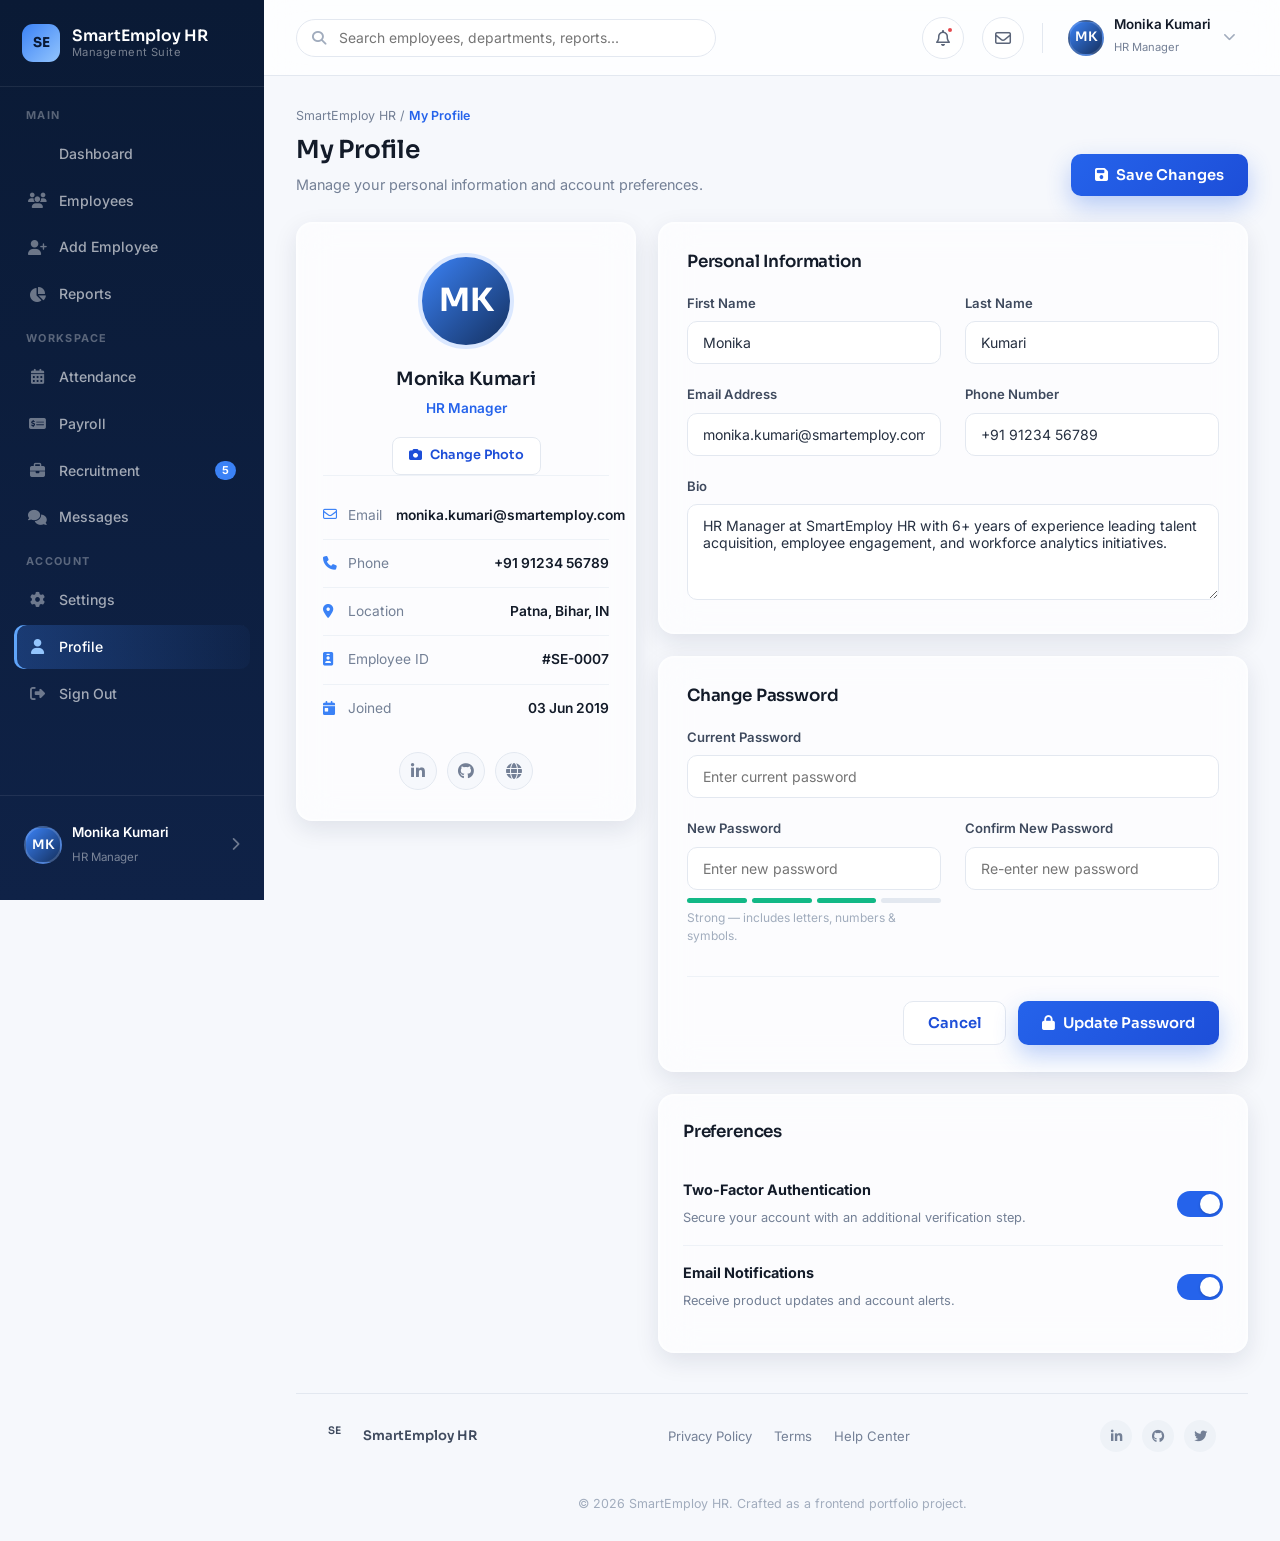
<file: profile.html>
<!DOCTYPE html>
<html lang="en">
<head>
  <meta charset="UTF-8" />
  <meta name="viewport" content="width=device-width, initial-scale=1.0" />
  <title>My Profile · Smart Employee Management Dashboard</title>

  <link rel="preconnect" href="https://fonts.googleapis.com" />
  <link href="https://fonts.googleapis.com/css2?family=Sora:wght@500;600;700;800&family=Inter:wght@400;500;600;700&display=swap" rel="stylesheet" />
  <link rel="stylesheet" href="https://cdnjs.cloudflare.com/ajax/libs/font-awesome/6.5.1/css/all.min.css" />
  <link rel="stylesheet" href="css/style.css" />
</head>
<body>

  <div class="app-shell">

    <aside class="sidebar">
      <div class="sidebar-brand">
        <span class="brand-mark">SE</span>
        <span class="brand-text">SmartEmploy HR<small>Management Suite</small></span>
      </div>

      <nav class="sidebar-nav">
        <div class="nav-label">Main</div>
        <ul>
          <li><a href="dashboard.html"><i class="fa-solid fa-grid-2"></i> Dashboard</a></li>
          <li><a href="employees.html"><i class="fa-solid fa-users"></i> Employees</a></li>
          <li><a href="add-employee.html"><i class="fa-solid fa-user-plus"></i> Add Employee</a></li>
          <li><a href="reports.html"><i class="fa-solid fa-chart-pie"></i> Reports</a></li>
        </ul>

        <div class="nav-label">Workspace</div>
        <ul>
          <li><a href="#"><i class="fa-solid fa-calendar-days"></i> Attendance</a></li>
          <li><a href="#"><i class="fa-solid fa-money-check-dollar"></i> Payroll</a></li>
          <li><a href="#"><i class="fa-solid fa-briefcase"></i> Recruitment <span class="nav-badge">5</span></a></li>
          <li><a href="#"><i class="fa-solid fa-comments"></i> Messages</a></li>
        </ul>

        <div class="nav-label">Account</div>
        <ul>
          <li><a href="settings.html"><i class="fa-solid fa-gear"></i> Settings</a></li>
          <li class="active"><a href="profile.html"><i class="fa-solid fa-user"></i> Profile</a></li>
          <li><a href="index.html"><i class="fa-solid fa-right-from-bracket"></i> Sign Out</a></li>
        </ul>
      </nav>

      <div class="sidebar-footer">
        <a href="profile.html" class="sidebar-user">
          <span class="avatar-initials">MK</span>
          <span>
            <span class="u-name" style="display:block;">Monika Kumari</span>
            <span class="u-role">HR Manager</span>
          </span>
          <i class="fa-solid fa-chevron-right"></i>
        </a>
      </div>
    </aside>

    <div class="main-content">

      <header class="topbar">
        <div class="topbar-search">
          <i class="fa-solid fa-magnifying-glass"></i>
          <input type="text" placeholder="Search employees, departments, reports…" />
        </div>
        <div class="topbar-actions">
          <button class="icon-btn" aria-label="Notifications"><i class="fa-regular fa-bell"></i><span class="dot"></span></button>
          <button class="icon-btn" aria-label="Messages"><i class="fa-regular fa-envelope"></i></button>
          <div class="topbar-divider"></div>
          <a href="profile.html" class="topbar-profile">
            <span class="avatar-initials">MK</span>
            <span>
              <span class="p-name" style="display:block;">Monika Kumari</span>
              <span class="p-role">HR Manager</span>
            </span>
            <i class="fa-solid fa-chevron-down"></i>
          </a>
        </div>
      </header>

      <div class="page-content">

        <div class="page-header">
          <div>
            <div class="breadcrumb">SmartEmploy HR / <span>My Profile</span></div>
            <h1>My Profile</h1>
            <p>Manage your personal information and account preferences.</p>
          </div>
          <div class="header-actions">
            <button class="btn btn-primary"><i class="fa-solid fa-floppy-disk"></i> Save Changes</button>
          </div>
        </div>

        <div class="profile-page-grid">

          <div class="profile-card-side glass-card">
            <div class="profile-avatar-lg">MK</div>
            <h3>Monika Kumari</h3>
            <div class="p-role">HR Manager</div>
            <a href="#" class="btn btn-outline btn-sm"><i class="fa-solid fa-camera"></i> Change Photo</a>

            <div class="profile-meta-list">
              <div class="info-row"><span class="i-label"><i class="fa-regular fa-envelope"></i>Email</span><span class="i-value">monika.kumari@smartemploy.com</span></div>
              <div class="info-row"><span class="i-label"><i class="fa-solid fa-phone"></i>Phone</span><span class="i-value">+91 91234 56789</span></div>
              <div class="info-row"><span class="i-label"><i class="fa-solid fa-location-dot"></i>Location</span><span class="i-value">Patna, Bihar, IN</span></div>
              <div class="info-row"><span class="i-label"><i class="fa-solid fa-id-badge"></i>Employee ID</span><span class="i-value">#SE-0007</span></div>
              <div class="info-row"><span class="i-label"><i class="fa-solid fa-calendar-day"></i>Joined</span><span class="i-value">03 Jun 2019</span></div>
            </div>

            <div class="social-links-row">
              <a href="#"><i class="fa-brands fa-linkedin-in"></i></a>
              <a href="#"><i class="fa-brands fa-github"></i></a>
              <a href="#"><i class="fa-solid fa-globe"></i></a>
            </div>
          </div>

          <div style="display:flex; flex-direction:column; gap:22px;">

            <div class="panel glass-card form-card" style="padding:26px 28px;">
              <div class="panel-header"><h3>Personal Information</h3></div>
              <div class="form-grid">
                <div class="field">
                  <label>First Name</label>
                  <input type="text" value="Monika" />
                </div>
                <div class="field">
                  <label>Last Name</label>
                  <input type="text" value="Kumari" />
                </div>
                <div class="field">
                  <label>Email Address</label>
                  <input type="email" value="monika.kumari@smartemploy.com" />
                </div>
                <div class="field">
                  <label>Phone Number</label>
                  <input type="tel" value="+91 91234 56789" />
                </div>
                <div class="field full">
                  <label>Bio</label>
                  <textarea>HR Manager at SmartEmploy HR with 6+ years of experience leading talent acquisition, employee engagement, and workforce analytics initiatives.</textarea>
                </div>
              </div>
            </div>

            <div class="panel glass-card form-card" style="padding:26px 28px;">
              <div class="panel-header"><h3>Change Password</h3></div>
              <div class="form-grid">
                <div class="field full">
                  <label>Current Password</label>
                  <input type="password" placeholder="Enter current password" />
                </div>
                <div class="field">
                  <label>New Password</label>
                  <input type="password" placeholder="Enter new password" />
                  <div class="password-strength">
                    <span class="filled"></span><span class="filled"></span><span class="filled"></span><span></span>
                  </div>
                  <div class="hint">Strong — includes letters, numbers &amp; symbols.</div>
                </div>
                <div class="field">
                  <label>Confirm New Password</label>
                  <input type="password" placeholder="Re-enter new password" />
                </div>
              </div>
              <div class="form-actions">
                <button class="btn btn-outline">Cancel</button>
                <button class="btn btn-primary"><i class="fa-solid fa-lock"></i> Update Password</button>
              </div>
            </div>

            <div class="panel glass-card">
              <div class="panel-header"><h3>Preferences</h3></div>
              <div class="setting-row">
                <div class="setting-info"><strong>Two-Factor Authentication</strong><span>Secure your account with an additional verification step.</span></div>
                <label class="switch"><input type="checkbox" checked /><span class="slider-track"></span></label>
              </div>
              <div class="setting-row">
                <div class="setting-info"><strong>Email Notifications</strong><span>Receive product updates and account alerts.</span></div>
                <label class="switch"><input type="checkbox" checked /><span class="slider-track"></span></label>
              </div>
            </div>

          </div>
        </div>

        <footer class="app-footer">
          <div class="footer-brand"><span class="brand-mark">SE</span> SmartEmploy HR</div>
          <div class="footer-links">
            <a href="#">Privacy Policy</a>
            <a href="#">Terms</a>
            <a href="#">Help Center</a>
          </div>
          <div class="footer-socials">
            <a href="#"><i class="fa-brands fa-linkedin-in"></i></a>
            <a href="#"><i class="fa-brands fa-github"></i></a>
            <a href="#"><i class="fa-brands fa-twitter"></i></a>
          </div>
        </footer>
        <p style="text-align:center; color:var(--gray-400); font-size:0.78rem; padding:16px 0 28px;">© 2026 SmartEmploy HR. Crafted as a frontend portfolio project.</p>

      </div>
    </div>
  </div>

</body>
</html>
</file>
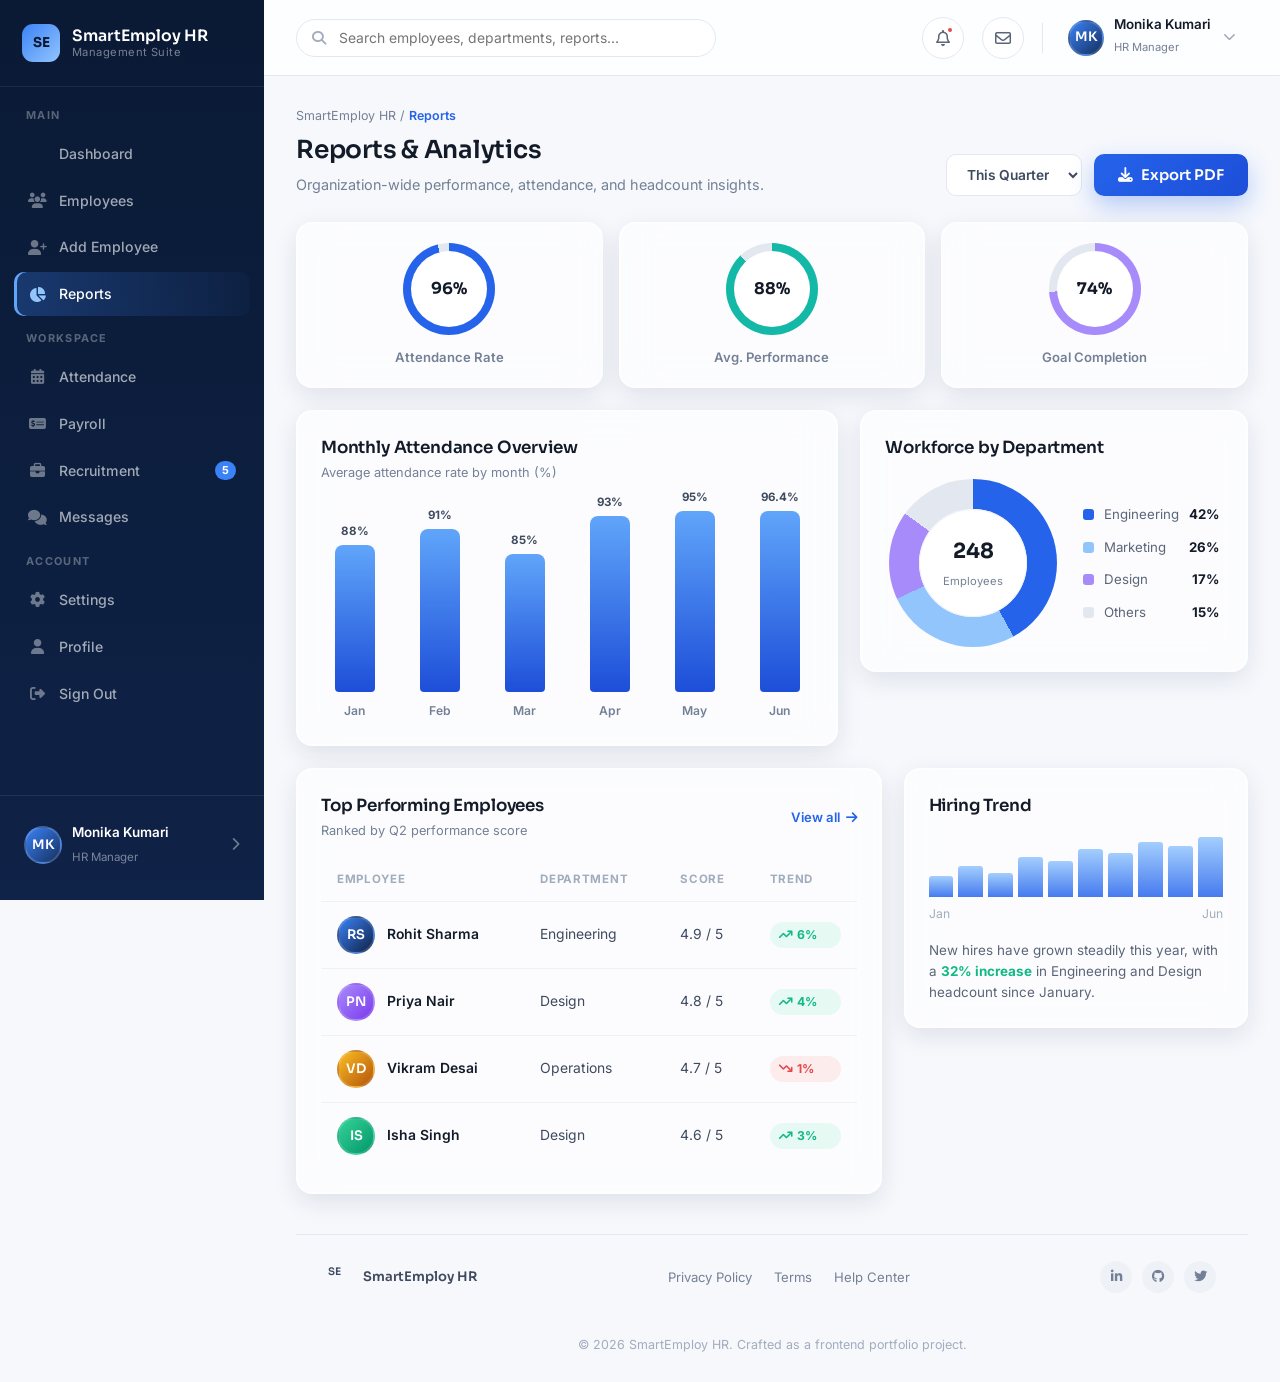
<file: reports.html>
<!DOCTYPE html>
<html lang="en">
<head>
  <meta charset="UTF-8" />
  <meta name="viewport" content="width=device-width, initial-scale=1.0" />
  <title>Reports · Smart Employee Management Dashboard</title>

  <link rel="preconnect" href="https://fonts.googleapis.com" />
  <link href="https://fonts.googleapis.com/css2?family=Sora:wght@500;600;700;800&family=Inter:wght@400;500;600;700&display=swap" rel="stylesheet" />
  <link rel="stylesheet" href="https://cdnjs.cloudflare.com/ajax/libs/font-awesome/6.5.1/css/all.min.css" />
  <link rel="stylesheet" href="css/style.css" />
</head>
<body>

  <div class="app-shell">

    <aside class="sidebar">
      <div class="sidebar-brand">
        <span class="brand-mark">SE</span>
        <span class="brand-text">SmartEmploy HR<small>Management Suite</small></span>
      </div>

      <nav class="sidebar-nav">
        <div class="nav-label">Main</div>
        <ul>
          <li><a href="dashboard.html"><i class="fa-solid fa-grid-2"></i> Dashboard</a></li>
          <li><a href="employees.html"><i class="fa-solid fa-users"></i> Employees</a></li>
          <li><a href="add-employee.html"><i class="fa-solid fa-user-plus"></i> Add Employee</a></li>
          <li class="active"><a href="reports.html"><i class="fa-solid fa-chart-pie"></i> Reports</a></li>
        </ul>

        <div class="nav-label">Workspace</div>
        <ul>
          <li><a href="#"><i class="fa-solid fa-calendar-days"></i> Attendance</a></li>
          <li><a href="#"><i class="fa-solid fa-money-check-dollar"></i> Payroll</a></li>
          <li><a href="#"><i class="fa-solid fa-briefcase"></i> Recruitment <span class="nav-badge">5</span></a></li>
          <li><a href="#"><i class="fa-solid fa-comments"></i> Messages</a></li>
        </ul>

        <div class="nav-label">Account</div>
        <ul>
          <li><a href="settings.html"><i class="fa-solid fa-gear"></i> Settings</a></li>
          <li><a href="profile.html"><i class="fa-solid fa-user"></i> Profile</a></li>
          <li><a href="index.html"><i class="fa-solid fa-right-from-bracket"></i> Sign Out</a></li>
        </ul>
      </nav>

      <div class="sidebar-footer">
        <a href="profile.html" class="sidebar-user">
          <span class="avatar-initials">MK</span>
          <span>
            <span class="u-name" style="display:block;">Monika Kumari</span>
            <span class="u-role">HR Manager</span>
          </span>
          <i class="fa-solid fa-chevron-right"></i>
        </a>
      </div>
    </aside>

    <div class="main-content">

      <header class="topbar">
        <div class="topbar-search">
          <i class="fa-solid fa-magnifying-glass"></i>
          <input type="text" placeholder="Search employees, departments, reports…" />
        </div>
        <div class="topbar-actions">
          <button class="icon-btn" aria-label="Notifications"><i class="fa-regular fa-bell"></i><span class="dot"></span></button>
          <button class="icon-btn" aria-label="Messages"><i class="fa-regular fa-envelope"></i></button>
          <div class="topbar-divider"></div>
          <a href="profile.html" class="topbar-profile">
            <span class="avatar-initials">MK</span>
            <span>
              <span class="p-name" style="display:block;">Monika Kumari</span>
              <span class="p-role">HR Manager</span>
            </span>
            <i class="fa-solid fa-chevron-down"></i>
          </a>
        </div>
      </header>

      <div class="page-content">

        <div class="page-header">
          <div>
            <div class="breadcrumb">SmartEmploy HR / <span>Reports</span></div>
            <h1>Reports &amp; Analytics</h1>
            <p>Organization-wide performance, attendance, and headcount insights.</p>
          </div>
          <div class="header-actions">
            <select style="padding:11px 16px; border-radius:10px; border:1.5px solid var(--gray-200); background:var(--white); font-size:0.86rem; font-weight:600; color:var(--gray-700);">
              <option>This Quarter</option>
              <option>Last Quarter</option>
              <option>This Year</option>
            </select>
            <button class="btn btn-primary"><i class="fa-solid fa-download"></i> Export PDF</button>
          </div>
        </div>

        <!-- Progress Rings -->
        <div class="ring-row" style="margin-bottom:22px;">
          <div class="ring-card glass-card">
            <div class="progress-ring" style="background:conic-gradient(var(--blue-600) 0% 96%, var(--gray-200) 96% 100%);">
              <span>96%</span>
            </div>
            <div class="ring-label">Attendance Rate</div>
          </div>
          <div class="ring-card glass-card">
            <div class="progress-ring" style="background:conic-gradient(#14b8a6 0% 88%, var(--gray-200) 88% 100%);">
              <span>88%</span>
            </div>
            <div class="ring-label">Avg. Performance</div>
          </div>
          <div class="ring-card glass-card">
            <div class="progress-ring" style="background:conic-gradient(#a78bfa 0% 74%, var(--gray-200) 74% 100%);">
              <span>74%</span>
            </div>
            <div class="ring-label">Goal Completion</div>
          </div>
        </div>

        <div class="report-grid">

          <div class="panel glass-card">
            <div class="panel-header">
              <div>
                <h3>Monthly Attendance Overview</h3>
                <div class="panel-sub">Average attendance rate by month (%)</div>
              </div>
            </div>
            <div class="bar-chart">
              <div class="bar-col"><div class="bar" style="height:70%;"><span class="bar-value">88%</span></div><span class="bar-name">Jan</span></div>
              <div class="bar-col"><div class="bar" style="height:78%;"><span class="bar-value">91%</span></div><span class="bar-name">Feb</span></div>
              <div class="bar-col"><div class="bar" style="height:66%;"><span class="bar-value">85%</span></div><span class="bar-name">Mar</span></div>
              <div class="bar-col"><div class="bar" style="height:84%;"><span class="bar-value">93%</span></div><span class="bar-name">Apr</span></div>
              <div class="bar-col"><div class="bar" style="height:90%;"><span class="bar-value">95%</span></div><span class="bar-name">May</span></div>
              <div class="bar-col"><div class="bar" style="height:97%;"><span class="bar-value">96.4%</span></div><span class="bar-name">Jun</span></div>
            </div>
          </div>

          <div class="panel glass-card">
            <div class="panel-header">
              <h3>Workforce by Department</h3>
            </div>
            <div class="donut-wrap">
              <div class="donut">
                <div class="donut-center"><strong>248</strong><span>Employees</span></div>
              </div>
              <div class="legend">
                <div class="legend-item"><span class="legend-dot" style="background:var(--blue-600);"></span>Engineering <strong>42%</strong></div>
                <div class="legend-item"><span class="legend-dot" style="background:var(--sky-300);"></span>Marketing <strong>26%</strong></div>
                <div class="legend-item"><span class="legend-dot" style="background:#a78bfa;"></span>Design <strong>17%</strong></div>
                <div class="legend-item"><span class="legend-dot" style="background:var(--gray-200);"></span>Others <strong>15%</strong></div>
              </div>
            </div>
          </div>

        </div>

        <div class="dash-grid">

          <div class="panel glass-card">
            <div class="panel-header">
              <div>
                <h3>Top Performing Employees</h3>
                <div class="panel-sub">Ranked by Q2 performance score</div>
              </div>
              <a href="employees.html" class="panel-link">View all <i class="fa-solid fa-arrow-right"></i></a>
            </div>
            <div class="table-wrap">
              <table class="data-table">
                <thead>
                  <tr><th>Employee</th><th>Department</th><th>Score</th><th>Trend</th></tr>
                </thead>
                <tbody>
                  <tr>
                    <td><div class="emp-cell"><span class="avatar-initials" style="background:linear-gradient(135deg,#3b82f6,#0f2247);">RS</span><div class="e-name">Rohit Sharma</div></div></td>
                    <td>Engineering</td>
                    <td>4.9 / 5</td>
                    <td><span class="stat-trend up"><i class="fa-solid fa-arrow-trend-up"></i> 6%</span></td>
                  </tr>
                  <tr>
                    <td><div class="emp-cell"><span class="avatar-initials" style="background:linear-gradient(135deg,#a78bfa,#7c3aed);">PN</span><div class="e-name">Priya Nair</div></div></td>
                    <td>Design</td>
                    <td>4.8 / 5</td>
                    <td><span class="stat-trend up"><i class="fa-solid fa-arrow-trend-up"></i> 4%</span></td>
                  </tr>
                  <tr>
                    <td><div class="emp-cell"><span class="avatar-initials" style="background:linear-gradient(135deg,#fbbf24,#b45309);">VD</span><div class="e-name">Vikram Desai</div></div></td>
                    <td>Operations</td>
                    <td>4.7 / 5</td>
                    <td><span class="stat-trend down"><i class="fa-solid fa-arrow-trend-down"></i> 1%</span></td>
                  </tr>
                  <tr>
                    <td><div class="emp-cell"><span class="avatar-initials" style="background:linear-gradient(135deg,#34d399,#059669);">IS</span><div class="e-name">Isha Singh</div></div></td>
                    <td>Design</td>
                    <td>4.6 / 5</td>
                    <td><span class="stat-trend up"><i class="fa-solid fa-arrow-trend-up"></i> 3%</span></td>
                  </tr>
                </tbody>
              </table>
            </div>
          </div>

          <div class="panel glass-card">
            <div class="panel-header"><h3>Hiring Trend</h3></div>
            <div class="trend-line" style="margin-bottom:8px;">
              <span style="height:35%;"></span><span style="height:52%;"></span><span style="height:40%;"></span>
              <span style="height:68%;"></span><span style="height:60%;"></span><span style="height:80%;"></span>
              <span style="height:74%;"></span><span style="height:92%;"></span><span style="height:85%;"></span>
              <span style="height:100%;"></span>
            </div>
            <div style="display:flex; justify-content:space-between; font-size:0.76rem; color:var(--gray-400);">
              <span>Jan</span><span>Jun</span>
            </div>
            <p style="font-size:0.84rem; color:var(--gray-600); margin-top:16px;">
              New hires have grown steadily this year, with a <strong style="color:var(--success);">32% increase</strong> in Engineering and Design headcount since January.
            </p>
          </div>

        </div>

        <footer class="app-footer">
          <div class="footer-brand"><span class="brand-mark">SE</span> SmartEmploy HR</div>
          <div class="footer-links">
            <a href="#">Privacy Policy</a>
            <a href="#">Terms</a>
            <a href="#">Help Center</a>
          </div>
          <div class="footer-socials">
            <a href="#"><i class="fa-brands fa-linkedin-in"></i></a>
            <a href="#"><i class="fa-brands fa-github"></i></a>
            <a href="#"><i class="fa-brands fa-twitter"></i></a>
          </div>
        </footer>
        <p style="text-align:center; color:var(--gray-400); font-size:0.78rem; padding:16px 0 28px;">© 2026 SmartEmploy HR. Crafted as a frontend portfolio project.</p>

      </div>
    </div>
  </div>

</body>
</html>
</file>
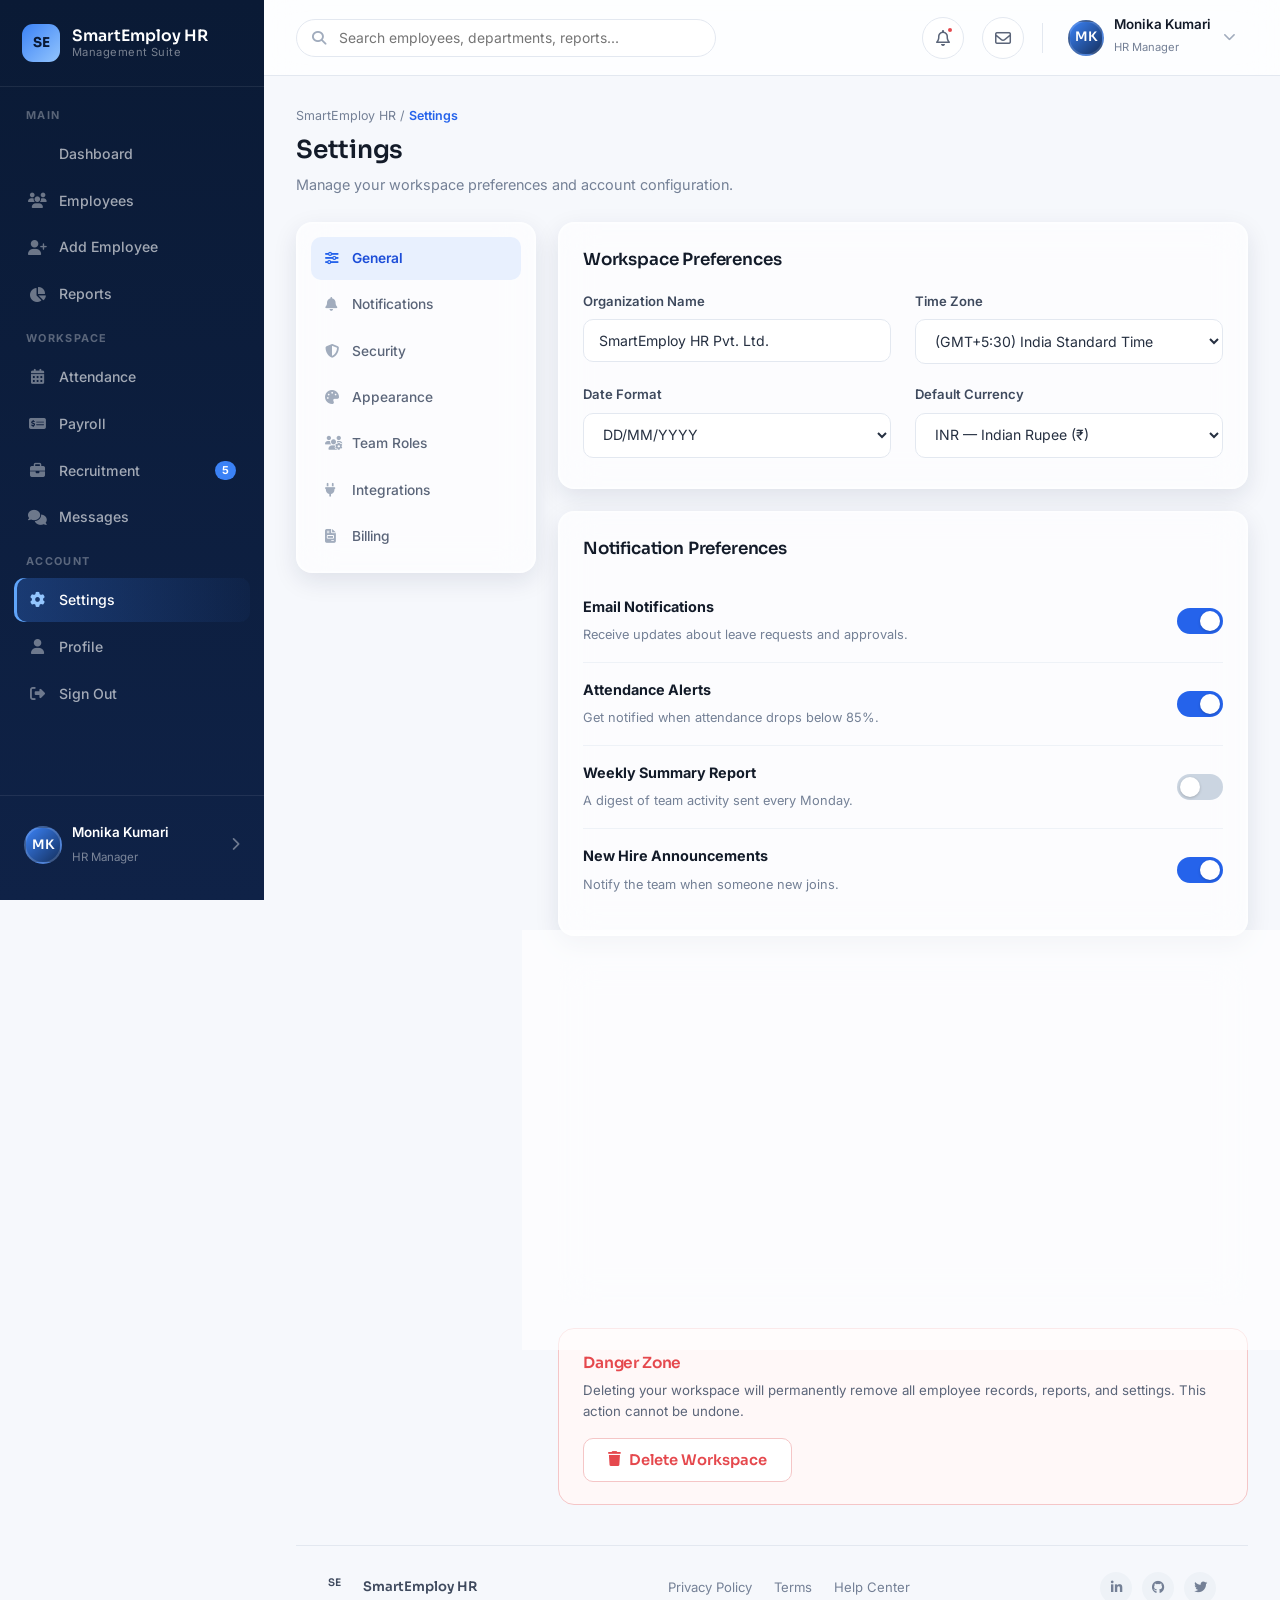
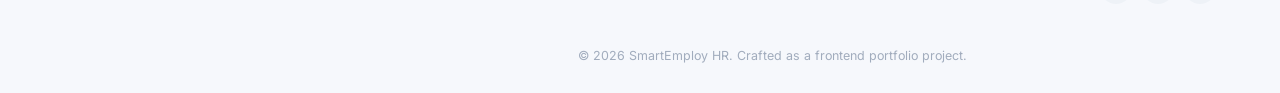
<file: settings.html>
<!DOCTYPE html>
<html lang="en">
<head>
  <meta charset="UTF-8" />
  <meta name="viewport" content="width=device-width, initial-scale=1.0" />
  <title>Settings · Smart Employee Management Dashboard</title>

  <link rel="preconnect" href="https://fonts.googleapis.com" />
  <link href="https://fonts.googleapis.com/css2?family=Sora:wght@500;600;700;800&family=Inter:wght@400;500;600;700&display=swap" rel="stylesheet" />
  <link rel="stylesheet" href="https://cdnjs.cloudflare.com/ajax/libs/font-awesome/6.5.1/css/all.min.css" />
  <link rel="stylesheet" href="css/style.css" />
</head>
<body>

  <div class="app-shell">

    <aside class="sidebar">
      <div class="sidebar-brand">
        <span class="brand-mark">SE</span>
        <span class="brand-text">SmartEmploy HR<small>Management Suite</small></span>
      </div>

      <nav class="sidebar-nav">
        <div class="nav-label">Main</div>
        <ul>
          <li><a href="dashboard.html"><i class="fa-solid fa-grid-2"></i> Dashboard</a></li>
          <li><a href="employees.html"><i class="fa-solid fa-users"></i> Employees</a></li>
          <li><a href="add-employee.html"><i class="fa-solid fa-user-plus"></i> Add Employee</a></li>
          <li><a href="reports.html"><i class="fa-solid fa-chart-pie"></i> Reports</a></li>
        </ul>

        <div class="nav-label">Workspace</div>
        <ul>
          <li><a href="#"><i class="fa-solid fa-calendar-days"></i> Attendance</a></li>
          <li><a href="#"><i class="fa-solid fa-money-check-dollar"></i> Payroll</a></li>
          <li><a href="#"><i class="fa-solid fa-briefcase"></i> Recruitment <span class="nav-badge">5</span></a></li>
          <li><a href="#"><i class="fa-solid fa-comments"></i> Messages</a></li>
        </ul>

        <div class="nav-label">Account</div>
        <ul>
          <li class="active"><a href="settings.html"><i class="fa-solid fa-gear"></i> Settings</a></li>
          <li><a href="profile.html"><i class="fa-solid fa-user"></i> Profile</a></li>
          <li><a href="index.html"><i class="fa-solid fa-right-from-bracket"></i> Sign Out</a></li>
        </ul>
      </nav>

      <div class="sidebar-footer">
        <a href="profile.html" class="sidebar-user">
          <span class="avatar-initials">MK</span>
          <span>
            <span class="u-name" style="display:block;">Monika Kumari</span>
            <span class="u-role">HR Manager</span>
          </span>
          <i class="fa-solid fa-chevron-right"></i>
        </a>
      </div>
    </aside>

    <div class="main-content">

      <header class="topbar">
        <div class="topbar-search">
          <i class="fa-solid fa-magnifying-glass"></i>
          <input type="text" placeholder="Search employees, departments, reports…" />
        </div>
        <div class="topbar-actions">
          <button class="icon-btn" aria-label="Notifications"><i class="fa-regular fa-bell"></i><span class="dot"></span></button>
          <button class="icon-btn" aria-label="Messages"><i class="fa-regular fa-envelope"></i></button>
          <div class="topbar-divider"></div>
          <a href="profile.html" class="topbar-profile">
            <span class="avatar-initials">MK</span>
            <span>
              <span class="p-name" style="display:block;">Monika Kumari</span>
              <span class="p-role">HR Manager</span>
            </span>
            <i class="fa-solid fa-chevron-down"></i>
          </a>
        </div>
      </header>

      <div class="page-content">

        <div class="page-header">
          <div>
            <div class="breadcrumb">SmartEmploy HR / <span>Settings</span></div>
            <h1>Settings</h1>
            <p>Manage your workspace preferences and account configuration.</p>
          </div>
        </div>

        <div class="settings-layout">

          <div class="panel glass-card settings-tabs">
            <a href="#" class="active"><i class="fa-solid fa-sliders"></i> General</a>
            <a href="#"><i class="fa-solid fa-bell"></i> Notifications</a>
            <a href="#"><i class="fa-solid fa-shield-halved"></i> Security</a>
            <a href="#"><i class="fa-solid fa-palette"></i> Appearance</a>
            <a href="#"><i class="fa-solid fa-users-gear"></i> Team Roles</a>
            <a href="#"><i class="fa-solid fa-plug"></i> Integrations</a>
            <a href="#"><i class="fa-solid fa-file-invoice"></i> Billing</a>
          </div>

          <div style="display:flex; flex-direction:column; gap:22px;">

            <div class="panel glass-card">
              <div class="panel-header"><h3>Workspace Preferences</h3></div>
              <div class="form-grid" style="margin-bottom:6px;">
                <div class="field">
                  <label>Organization Name</label>
                  <input type="text" value="SmartEmploy HR Pvt. Ltd." />
                </div>
                <div class="field">
                  <label>Time Zone</label>
                  <select>
                    <option>(GMT+5:30) India Standard Time</option>
                    <option>(GMT+0:00) UTC</option>
                    <option>(GMT-5:00) Eastern Time</option>
                  </select>
                </div>
                <div class="field">
                  <label>Date Format</label>
                  <select>
                    <option>DD/MM/YYYY</option>
                    <option>MM/DD/YYYY</option>
                    <option>YYYY-MM-DD</option>
                  </select>
                </div>
                <div class="field">
                  <label>Default Currency</label>
                  <select>
                    <option>INR — Indian Rupee (₹)</option>
                    <option>USD — US Dollar ($)</option>
                    <option>EUR — Euro (€)</option>
                  </select>
                </div>
              </div>
            </div>

            <div class="panel glass-card">
              <div class="panel-header"><h3>Notification Preferences</h3></div>
              <div class="setting-row">
                <div class="setting-info"><strong>Email Notifications</strong><span>Receive updates about leave requests and approvals.</span></div>
                <label class="switch"><input type="checkbox" checked /><span class="slider-track"></span></label>
              </div>
              <div class="setting-row">
                <div class="setting-info"><strong>Attendance Alerts</strong><span>Get notified when attendance drops below 85%.</span></div>
                <label class="switch"><input type="checkbox" checked /><span class="slider-track"></span></label>
              </div>
              <div class="setting-row">
                <div class="setting-info"><strong>Weekly Summary Report</strong><span>A digest of team activity sent every Monday.</span></div>
                <label class="switch"><input type="checkbox" /><span class="slider-track"></span></label>
              </div>
              <div class="setting-row">
                <div class="setting-info"><strong>New Hire Announcements</strong><span>Notify the team when someone new joins.</span></div>
                <label class="switch"><input type="checkbox" checked /><span class="slider-track"></span></label>
              </div>
            </div>

            <div class="panel glass-card">
              <div class="panel-header"><h3>Security</h3></div>
              <div class="setting-row">
                <div class="setting-info"><strong>Two-Factor Authentication</strong><span>Add an extra layer of security to your account.</span></div>
                <label class="switch"><input type="checkbox" checked /><span class="slider-track"></span></label>
              </div>
              <div class="setting-row">
                <div class="setting-info"><strong>Login Alerts</strong><span>Email me when a new device signs in.</span></div>
                <label class="switch"><input type="checkbox" checked /><span class="slider-track"></span></label>
              </div>
              <div class="form-actions" style="justify-content:flex-start; margin-top:18px;">
                <button class="btn btn-outline"><i class="fa-solid fa-key"></i> Change Password</button>
              </div>
            </div>

            <div class="danger-zone">
              <h4>Danger Zone</h4>
              <p>Deleting your workspace will permanently remove all employee records, reports, and settings. This action cannot be undone.</p>
              <button class="btn btn-danger-outline"><i class="fa-solid fa-trash"></i> Delete Workspace</button>
            </div>

          </div>
        </div>

        <footer class="app-footer">
          <div class="footer-brand"><span class="brand-mark">SE</span> SmartEmploy HR</div>
          <div class="footer-links">
            <a href="#">Privacy Policy</a>
            <a href="#">Terms</a>
            <a href="#">Help Center</a>
          </div>
          <div class="footer-socials">
            <a href="#"><i class="fa-brands fa-linkedin-in"></i></a>
            <a href="#"><i class="fa-brands fa-github"></i></a>
            <a href="#"><i class="fa-brands fa-twitter"></i></a>
          </div>
        </footer>
        <p style="text-align:center; color:var(--gray-400); font-size:0.78rem; padding:16px 0 28px;">© 2026 SmartEmploy HR. Crafted as a frontend portfolio project.</p>

      </div>
    </div>
  </div>

</body>
</html>
</file>
<file: css/style.css>
/* ==========================================================================
   Smart Employee Management Dashboard
   Stylesheet — style.css
   Author: Senior Frontend Developer
   Notes: Pure HTML5 + CSS3. No frameworks, no JavaScript.
   ========================================================================== */

/* --------------------------------------------------------------------------
   1. Design Tokens
   -------------------------------------------------------------------------- */
:root {
  /* Brand palette */
  --navy-950: #0a1a35;
  --navy-900: #0f2247;
  --navy-800: #14305f;
  --blue-700: #1d4ed8;
  --blue-600: #2563eb;
  --blue-500: #3b82f6;
  --blue-400: #60a5fa;
  --sky-300: #93c5fd;

  /* Neutrals */
  --white: #ffffff;
  --gray-50: #f6f8fc;
  --gray-100: #eef2f7;
  --gray-200: #e3e8f0;
  --gray-300: #cbd5e1;
  --gray-400: #a1acbd;
  --gray-500: #74809690;
  --gray-500-solid: #748096;
  --gray-600: #5b6579;
  --gray-700: #3f4a5e;
  --gray-800: #263041;
  --gray-900: #131b29;

  /* Status */
  --success: #12b886;
  --success-bg: #e6f9f3;
  --warning: #f5a623;
  --warning-bg: #fef3e2;
  --danger: #e5484d;
  --danger-bg: #fdecec;
  --info: #3b82f6;

  /* Typography */
  --font-display: "Sora", "Segoe UI", sans-serif;
  --font-body: "Inter", "Segoe UI", sans-serif;

  /* Radii */
  --radius-sm: 10px;
  --radius-md: 16px;
  --radius-lg: 22px;
  --radius-pill: 999px;

  /* Shadows */
  --shadow-sm: 0 2px 8px rgba(15, 34, 71, 0.06);
  --shadow-md: 0 8px 24px rgba(15, 34, 71, 0.1);
  --shadow-lg: 0 20px 48px rgba(15, 34, 71, 0.16);
  --shadow-glow: 0 0 0 1px rgba(255, 255, 255, 0.4) inset;

  /* Glass */
  --glass-bg: rgba(255, 255, 255, 0.62);
  --glass-bg-strong: rgba(255, 255, 255, 0.78);
  --glass-border: rgba(255, 255, 255, 0.5);
  --glass-blur: blur(18px);

  /* Motion */
  --ease: cubic-bezier(0.4, 0, 0.2, 1);
  --t-fast: 0.18s;
  --t-med: 0.32s;
  --t-slow: 0.6s;

  /* Layout */
  --sidebar-w: 264px;
  --sidebar-w-collapsed: 88px;
  --topbar-h: 76px;
  --container-max: 1440px;
}

/* --------------------------------------------------------------------------
   2. Reset & Base
   -------------------------------------------------------------------------- */
*,
*::before,
*::after {
  box-sizing: border-box;
  margin: 0;
  padding: 0;
}

html {
  scroll-behavior: smooth;
  -webkit-font-smoothing: antialiased;
}

body {
  font-family: var(--font-body);
  color: var(--gray-800);
  background: var(--gray-50);
  line-height: 1.55;
  min-height: 100vh;
}

img {
  max-width: 100%;
  display: block;
}

a {
  color: inherit;
  text-decoration: none;
}

ul,
ol {
  list-style: none;
}

button,
input,
select,
textarea {
  font-family: inherit;
  font-size: inherit;
  color: inherit;
}

button {
  cursor: pointer;
  border: none;
  background: none;
}

h1,
h2,
h3,
h4,
h5,
h6 {
  font-family: var(--font-display);
  font-weight: 600;
  color: var(--gray-900);
  letter-spacing: -0.01em;
}

:focus-visible {
  outline: 2px solid var(--blue-500);
  outline-offset: 3px;
  border-radius: 6px;
}

::selection {
  background: var(--blue-400);
  color: var(--white);
}

/* Scrollbar */
::-webkit-scrollbar {
  width: 10px;
  height: 10px;
}
::-webkit-scrollbar-track {
  background: transparent;
}
::-webkit-scrollbar-thumb {
  background: var(--gray-300);
  border-radius: var(--radius-pill);
  border: 2px solid var(--gray-50);
}
::-webkit-scrollbar-thumb:hover {
  background: var(--gray-400);
}

/* --------------------------------------------------------------------------
   3. Utility Classes
   -------------------------------------------------------------------------- */
.eyebrow {
  font-family: var(--font-display);
  font-size: 0.72rem;
  font-weight: 600;
  letter-spacing: 0.14em;
  text-transform: uppercase;
  color: var(--blue-600);
}

.text-muted {
  color: var(--gray-500-solid);
}

.badge {
  display: inline-flex;
  align-items: center;
  gap: 6px;
  padding: 4px 12px;
  border-radius: var(--radius-pill);
  font-size: 0.76rem;
  font-weight: 600;
}

.badge.success {
  background: var(--success-bg);
  color: var(--success);
}
.badge.warning {
  background: var(--warning-bg);
  color: var(--warning);
}
.badge.danger {
  background: var(--danger-bg);
  color: var(--danger);
}
.badge.info {
  background: #e8f0fe;
  color: var(--blue-600);
}

/* Glass card, the recurring signature surface */
.glass-card {
  background: var(--glass-bg);
  backdrop-filter: var(--glass-blur);
  -webkit-backdrop-filter: var(--glass-blur);
  border: 1px solid var(--glass-border);
  border-radius: var(--radius-md);
  box-shadow: var(--shadow-md), var(--shadow-glow);
  transition: transform var(--t-med) var(--ease), box-shadow var(--t-med) var(--ease);
}

.glass-card:hover {
  transform: translateY(-4px);
  box-shadow: var(--shadow-lg), var(--shadow-glow);
}

/* Buttons */
.btn {
  display: inline-flex;
  align-items: center;
  justify-content: center;
  gap: 8px;
  font-family: var(--font-display);
  font-weight: 600;
  font-size: 0.92rem;
  padding: 12px 24px;
  border-radius: var(--radius-sm);
  transition: transform var(--t-fast) var(--ease), box-shadow var(--t-fast) var(--ease),
    background var(--t-fast) var(--ease), border-color var(--t-fast) var(--ease);
  white-space: nowrap;
}

.btn-primary {
  background: linear-gradient(135deg, var(--blue-600), var(--blue-700));
  color: var(--white);
  box-shadow: 0 10px 24px rgba(37, 99, 235, 0.3);
}

.btn-primary:hover {
  transform: translateY(-2px);
  box-shadow: 0 14px 30px rgba(37, 99, 235, 0.4);
}

.btn-primary:active {
  transform: translateY(0);
}

.btn-outline {
  background: var(--white);
  color: var(--blue-700);
  border: 1.5px solid var(--gray-200);
}

.btn-outline:hover {
  border-color: var(--blue-500);
  color: var(--blue-700);
  transform: translateY(-2px);
  box-shadow: var(--shadow-sm);
}

.btn-ghost {
  background: transparent;
  color: var(--gray-600);
  padding: 10px 16px;
}

.btn-ghost:hover {
  background: var(--gray-100);
  color: var(--gray-900);
}

.btn-danger-outline {
  background: var(--white);
  color: var(--danger);
  border: 1.5px solid #f5c6c7;
}
.btn-danger-outline:hover {
  background: var(--danger-bg);
  transform: translateY(-2px);
}

.btn-block {
  width: 100%;
}

.btn-sm {
  padding: 8px 16px;
  font-size: 0.8rem;
  border-radius: 8px;
}

/* --------------------------------------------------------------------------
   4. Login Page
   -------------------------------------------------------------------------- */
.auth-page {
  min-height: 100vh;
  display: grid;
  grid-template-columns: 1.05fr 1fr;
  background: var(--gray-50);
}

/* Left: brand / narrative panel */
.auth-visual {
  position: relative;
  overflow: hidden;
  background: radial-gradient(circle at 20% 15%, #1c3d78 0%, var(--navy-900) 45%, var(--navy-950) 100%);
  color: var(--white);
  padding: 56px 64px;
  display: flex;
  flex-direction: column;
  justify-content: space-between;
}

.auth-visual::before,
.auth-visual::after {
  content: "";
  position: absolute;
  border-radius: 50%;
  filter: blur(2px);
  opacity: 0.35;
}

.auth-visual::before {
  width: 420px;
  height: 420px;
  background: radial-gradient(circle, var(--blue-500), transparent 70%);
  top: -140px;
  right: -120px;
  animation: floatOrb 10s ease-in-out infinite;
}

.auth-visual::after {
  width: 320px;
  height: 320px;
  background: radial-gradient(circle, var(--sky-300), transparent 70%);
  bottom: -120px;
  left: -80px;
  animation: floatOrb 12s ease-in-out infinite reverse;
}

@keyframes floatOrb {
  0%, 100% { transform: translate(0, 0) scale(1); }
  50% { transform: translate(24px, -20px) scale(1.06); }
}

.auth-brand {
  position: relative;
  z-index: 2;
  display: flex;
  align-items: center;
  gap: 12px;
}

.auth-brand .brand-mark {
  width: 42px;
  height: 42px;
  border-radius: 12px;
  background: linear-gradient(135deg, var(--blue-500), var(--sky-300));
  display: flex;
  align-items: center;
  justify-content: center;
  font-family: var(--font-display);
  font-weight: 700;
  color: var(--navy-950);
  box-shadow: 0 8px 20px rgba(59, 130, 246, 0.4);
}

.auth-brand .brand-name {
  font-family: var(--font-display);
  font-weight: 600;
  font-size: 1.08rem;
  letter-spacing: 0.01em;
}

.auth-copy {
  position: relative;
  z-index: 2;
  max-width: 440px;
}

.auth-copy .eyebrow {
  color: var(--sky-300);
}

.auth-copy h1 {
  color: var(--white);
  font-size: 2.5rem;
  line-height: 1.15;
  margin: 16px 0 18px;
}

.auth-copy p {
  color: rgba(255, 255, 255, 0.72);
  font-size: 1rem;
  line-height: 1.7;
}

/* Mock live-pulse panel — signature element */
.pulse-panel {
  position: relative;
  z-index: 2;
  margin-top: 40px;
  background: rgba(255, 255, 255, 0.08);
  border: 1px solid rgba(255, 255, 255, 0.16);
  border-radius: var(--radius-md);
  padding: 22px 24px;
  backdrop-filter: blur(12px);
}

.pulse-panel .pulse-head {
  display: flex;
  justify-content: space-between;
  align-items: center;
  margin-bottom: 16px;
}

.pulse-panel .pulse-head span {
  font-size: 0.78rem;
  color: rgba(255, 255, 255, 0.6);
}

.pulse-dot {
  width: 8px;
  height: 8px;
  border-radius: 50%;
  background: #34d399;
  display: inline-block;
  margin-right: 6px;
  box-shadow: 0 0 0 0 rgba(52, 211, 153, 0.6);
  animation: pulseDot 2s ease-out infinite;
}

@keyframes pulseDot {
  0% { box-shadow: 0 0 0 0 rgba(52, 211, 153, 0.55); }
  70% { box-shadow: 0 0 0 8px rgba(52, 211, 153, 0); }
  100% { box-shadow: 0 0 0 0 rgba(52, 211, 153, 0); }
}

.pulse-bars {
  display: flex;
  align-items: flex-end;
  gap: 8px;
  height: 68px;
}

.pulse-bars span {
  flex: 1;
  background: linear-gradient(180deg, var(--blue-400), rgba(96, 165, 250, 0.15));
  border-radius: 6px 6px 2px 2px;
  animation: barGrow 2.6s var(--ease) infinite;
}

.pulse-bars span:nth-child(1) { height: 40%; animation-delay: 0s; }
.pulse-bars span:nth-child(2) { height: 65%; animation-delay: 0.15s; }
.pulse-bars span:nth-child(3) { height: 50%; animation-delay: 0.3s; }
.pulse-bars span:nth-child(4) { height: 85%; animation-delay: 0.45s; }
.pulse-bars span:nth-child(5) { height: 60%; animation-delay: 0.6s; }
.pulse-bars span:nth-child(6) { height: 95%; animation-delay: 0.75s; }
.pulse-bars span:nth-child(7) { height: 70%; animation-delay: 0.9s; }
.pulse-bars span:nth-child(8) { height: 45%; animation-delay: 1.05s; }
.pulse-bars span:nth-child(9) { height: 80%; animation-delay: 1.2s; }
.pulse-bars span:nth-child(10) { height: 55%; animation-delay: 1.35s; }

@keyframes barGrow {
  0%, 100% { opacity: 0.7; transform: scaleY(0.94); transform-origin: bottom; }
  50% { opacity: 1; transform: scaleY(1); transform-origin: bottom; }
}

.auth-foot {
  position: relative;
  z-index: 2;
  display: flex;
  gap: 32px;
  color: rgba(255, 255, 255, 0.55);
  font-size: 0.82rem;
}

.auth-foot strong {
  display: block;
  color: var(--white);
  font-family: var(--font-display);
  font-size: 1.3rem;
}

/* Right: form panel */
.auth-form-side {
  display: flex;
  align-items: center;
  justify-content: center;
  padding: 48px;
  position: relative;
}

.auth-form-wrap {
  width: 100%;
  max-width: 420px;
}

.auth-form-wrap .form-head {
  margin-bottom: 32px;
}

.auth-form-wrap .form-head h2 {
  font-size: 1.7rem;
  margin-bottom: 8px;
}

.auth-form-wrap .form-head p {
  color: var(--gray-500-solid);
  font-size: 0.94rem;
}

.form-group {
  margin-bottom: 20px;
}

.form-group label {
  display: block;
  font-size: 0.82rem;
  font-weight: 600;
  color: var(--gray-700);
  margin-bottom: 8px;
}

.input-wrap {
  position: relative;
  display: flex;
  align-items: center;
}

.input-wrap i {
  position: absolute;
  left: 16px;
  color: var(--gray-400);
  font-size: 0.92rem;
}

.input-wrap input,
.input-wrap select {
  width: 100%;
  padding: 13px 16px 13px 44px;
  background: var(--white);
  border: 1.5px solid var(--gray-200);
  border-radius: var(--radius-sm);
  font-size: 0.94rem;
  color: var(--gray-800);
  transition: border-color var(--t-fast) var(--ease), box-shadow var(--t-fast) var(--ease);
}

.input-wrap input::placeholder {
  color: var(--gray-400);
}

.input-wrap input:focus,
.input-wrap select:focus {
  border-color: var(--blue-500);
  box-shadow: 0 0 0 4px rgba(59, 130, 246, 0.12);
  outline: none;
}

.input-wrap .toggle-visibility {
  position: absolute;
  right: 16px;
  color: var(--gray-400);
  font-size: 0.88rem;
}

.form-row-between {
  display: flex;
  align-items: center;
  justify-content: space-between;
  margin-bottom: 24px;
  font-size: 0.86rem;
}

.checkbox-row {
  display: flex;
  align-items: center;
  gap: 8px;
  color: var(--gray-600);
}

.checkbox-row input {
  width: 16px;
  height: 16px;
  accent-color: var(--blue-600);
}

.forgot-link {
  color: var(--blue-600);
  font-weight: 600;
  transition: color var(--t-fast) var(--ease);
}

.forgot-link:hover {
  color: var(--blue-700);
  text-decoration: underline;
}

.auth-divider {
  display: flex;
  align-items: center;
  gap: 14px;
  margin: 26px 0;
  color: var(--gray-400);
  font-size: 0.78rem;
}

.auth-divider::before,
.auth-divider::after {
  content: "";
  flex: 1;
  height: 1px;
  background: var(--gray-200);
}

.social-row {
  display: grid;
  grid-template-columns: 1fr 1fr;
  gap: 12px;
  margin-bottom: 28px;
}

.social-btn {
  display: flex;
  align-items: center;
  justify-content: center;
  gap: 10px;
  padding: 11px;
  border: 1.5px solid var(--gray-200);
  border-radius: var(--radius-sm);
  background: var(--white);
  font-size: 0.86rem;
  font-weight: 600;
  color: var(--gray-700);
  transition: all var(--t-fast) var(--ease);
}

.social-btn:hover {
  border-color: var(--blue-400);
  transform: translateY(-2px);
  box-shadow: var(--shadow-sm);
}

.auth-switch {
  text-align: center;
  font-size: 0.9rem;
  color: var(--gray-500-solid);
}

.auth-switch a {
  color: var(--blue-600);
  font-weight: 600;
}

.auth-switch a:hover {
  text-decoration: underline;
}

.demo-note {
  margin-top: 22px;
  padding: 12px 16px;
  background: #eef4ff;
  border: 1px solid #d6e4ff;
  border-radius: var(--radius-sm);
  font-size: 0.8rem;
  color: var(--blue-700);
  display: flex;
  gap: 10px;
  align-items: flex-start;
}

/* --------------------------------------------------------------------------
   5. Responsive — Auth
   -------------------------------------------------------------------------- */
@media (max-width: 1024px) {
  .auth-page {
    grid-template-columns: 1fr;
  }
  .auth-visual {
    display: none;
  }
}

@media (max-width: 480px) {
  .auth-form-side {
    padding: 28px 20px;
  }
  .auth-copy h1 {
    font-size: 2rem;
  }
}

/* ==========================================================================
   6. App Shell — Sidebar + Topbar + Content
   ========================================================================== */
.app-shell {
  display: flex;
  min-height: 100vh;
  background: var(--gray-50);
}

/* ---- Sidebar ---- */
.sidebar {
  width: var(--sidebar-w);
  flex-shrink: 0;
  background: linear-gradient(180deg, var(--navy-950) 0%, var(--navy-900) 100%);
  color: rgba(255, 255, 255, 0.82);
  position: fixed;
  top: 0;
  left: 0;
  bottom: 0;
  display: flex;
  flex-direction: column;
  z-index: 40;
  overflow-y: auto;
}

.sidebar-brand {
  display: flex;
  align-items: center;
  gap: 12px;
  padding: 24px 22px;
  border-bottom: 1px solid rgba(255, 255, 255, 0.08);
}

.sidebar-brand .brand-mark {
  width: 38px;
  height: 38px;
  border-radius: 11px;
  background: linear-gradient(135deg, var(--blue-500), var(--sky-300));
  display: flex;
  align-items: center;
  justify-content: center;
  font-family: var(--font-display);
  font-weight: 700;
  font-size: 0.85rem;
  color: var(--navy-950);
  flex-shrink: 0;
}

.sidebar-brand .brand-text {
  font-family: var(--font-display);
  font-weight: 600;
  font-size: 0.98rem;
  color: var(--white);
  line-height: 1.2;
}

.sidebar-brand .brand-text small {
  display: block;
  font-family: var(--font-body);
  font-weight: 400;
  font-size: 0.7rem;
  color: rgba(255, 255, 255, 0.45);
  letter-spacing: 0.04em;
}

.sidebar-nav {
  flex: 1;
  padding: 20px 14px;
}

.nav-label {
  font-size: 0.68rem;
  font-weight: 700;
  letter-spacing: 0.12em;
  text-transform: uppercase;
  color: rgba(255, 255, 255, 0.32);
  padding: 14px 12px 8px;
}

.nav-label:first-child {
  padding-top: 0;
}

.sidebar-nav ul {
  display: flex;
  flex-direction: column;
  gap: 3px;
}

.sidebar-nav a {
  display: flex;
  align-items: center;
  gap: 13px;
  padding: 11px 14px;
  border-radius: var(--radius-sm);
  font-size: 0.88rem;
  font-weight: 500;
  color: rgba(255, 255, 255, 0.62);
  position: relative;
  transition: background var(--t-fast) var(--ease), color var(--t-fast) var(--ease), padding-left var(--t-fast) var(--ease);
}

.sidebar-nav a i {
  width: 18px;
  text-align: center;
  font-size: 0.94rem;
  color: rgba(255, 255, 255, 0.4);
  transition: color var(--t-fast) var(--ease);
}

.sidebar-nav a .nav-badge {
  margin-left: auto;
  background: var(--blue-500);
  color: var(--white);
  font-size: 0.68rem;
  font-weight: 700;
  padding: 1px 7px;
  border-radius: var(--radius-pill);
}

.sidebar-nav a:hover {
  background: rgba(255, 255, 255, 0.06);
  color: var(--white);
  padding-left: 18px;
}

.sidebar-nav a:hover i {
  color: var(--sky-300);
}

.sidebar-nav li.active a {
  background: linear-gradient(90deg, rgba(59, 130, 246, 0.28), rgba(59, 130, 246, 0.04));
  color: var(--white);
  box-shadow: inset 3px 0 0 var(--blue-400);
}

.sidebar-nav li.active a i {
  color: var(--sky-300);
}

.sidebar-footer {
  padding: 16px 14px 22px;
  border-top: 1px solid rgba(255, 255, 255, 0.08);
}

.sidebar-user {
  display: flex;
  align-items: center;
  gap: 10px;
  padding: 10px;
  border-radius: var(--radius-sm);
  transition: background var(--t-fast) var(--ease);
}

.sidebar-user:hover {
  background: rgba(255, 255, 255, 0.06);
}

.sidebar-user img,
.avatar-initials {
  width: 38px;
  height: 38px;
  border-radius: 50%;
  object-fit: cover;
  flex-shrink: 0;
  border: 2px solid rgba(255, 255, 255, 0.15);
}

.avatar-initials {
  display: flex;
  align-items: center;
  justify-content: center;
  background: linear-gradient(135deg, var(--blue-500), var(--navy-800));
  color: var(--white);
  font-family: var(--font-display);
  font-weight: 600;
  font-size: 0.82rem;
}

.sidebar-user .u-name {
  font-size: 0.84rem;
  font-weight: 600;
  color: var(--white);
}

.sidebar-user .u-role {
  font-size: 0.72rem;
  color: rgba(255, 255, 255, 0.45);
}

.sidebar-user i {
  margin-left: auto;
  color: rgba(255, 255, 255, 0.4);
  font-size: 0.85rem;
}

/* ---- Main content offset ---- */
.main-content {
  margin-left: var(--sidebar-w);
  flex: 1;
  min-width: 0;
  display: flex;
  flex-direction: column;
  min-height: 100vh;
}

/* ---- Topbar ---- */
.topbar {
  height: var(--topbar-h);
  position: sticky;
  top: 0;
  z-index: 30;
  display: flex;
  align-items: center;
  justify-content: space-between;
  gap: 24px;
  padding: 0 32px;
  background: var(--glass-bg-strong);
  backdrop-filter: var(--glass-blur);
  -webkit-backdrop-filter: var(--glass-blur);
  border-bottom: 1px solid var(--gray-200);
}

.topbar-search {
  flex: 1;
  max-width: 420px;
  position: relative;
}

.topbar-search i {
  position: absolute;
  left: 16px;
  top: 50%;
  transform: translateY(-50%);
  color: var(--gray-400);
  font-size: 0.88rem;
}

.topbar-search input {
  width: 100%;
  padding: 10px 16px 10px 42px;
  border-radius: var(--radius-pill);
  border: 1.5px solid var(--gray-200);
  background: var(--white);
  font-size: 0.87rem;
  transition: border-color var(--t-fast) var(--ease), box-shadow var(--t-fast) var(--ease);
}

.topbar-search input:focus {
  outline: none;
  border-color: var(--blue-500);
  box-shadow: 0 0 0 4px rgba(59, 130, 246, 0.12);
}

.topbar-actions {
  display: flex;
  align-items: center;
  gap: 18px;
  flex-shrink: 0;
}

.icon-btn {
  position: relative;
  width: 42px;
  height: 42px;
  display: flex;
  align-items: center;
  justify-content: center;
  border-radius: 50%;
  background: var(--white);
  border: 1.5px solid var(--gray-200);
  color: var(--gray-600);
  font-size: 1rem;
  transition: all var(--t-fast) var(--ease);
}

.icon-btn:hover {
  border-color: var(--blue-400);
  color: var(--blue-600);
  transform: translateY(-2px);
  box-shadow: var(--shadow-sm);
}

.icon-btn .dot {
  position: absolute;
  top: 8px;
  right: 9px;
  width: 8px;
  height: 8px;
  border-radius: 50%;
  background: var(--danger);
  border: 2px solid var(--white);
}

.topbar-divider {
  width: 1px;
  height: 30px;
  background: var(--gray-200);
}

.topbar-profile {
  display: flex;
  align-items: center;
  gap: 10px;
  padding: 6px 12px 6px 6px;
  border-radius: var(--radius-pill);
  border: 1.5px solid transparent;
  transition: all var(--t-fast) var(--ease);
}

.topbar-profile:hover {
  background: var(--white);
  border-color: var(--gray-200);
}

.topbar-profile img,
.topbar-profile .avatar-initials {
  width: 36px;
  height: 36px;
}

.topbar-profile .p-name {
  font-size: 0.84rem;
  font-weight: 600;
  color: var(--gray-900);
  line-height: 1.15;
}

.topbar-profile .p-role {
  font-size: 0.7rem;
  color: var(--gray-500-solid);
}

.topbar-profile i {
  color: var(--gray-400);
  font-size: 0.78rem;
  margin-left: 2px;
}

/* ---- Page content wrapper ---- */
.page-content {
  padding: 30px 32px 0;
  flex: 1;
}

.page-header {
  display: flex;
  align-items: flex-end;
  justify-content: space-between;
  gap: 20px;
  margin-bottom: 26px;
  flex-wrap: wrap;
}

.page-header .breadcrumb {
  font-size: 0.78rem;
  color: var(--gray-500-solid);
  margin-bottom: 6px;
}

.page-header .breadcrumb span {
  color: var(--blue-600);
  font-weight: 600;
}

.page-header h1 {
  font-size: 1.55rem;
}

.page-header p {
  color: var(--gray-500-solid);
  font-size: 0.9rem;
  margin-top: 4px;
}

.header-actions {
  display: flex;
  gap: 12px;
}

/* ==========================================================================
   7. Dashboard — Stats, Welcome, Panels
   ========================================================================== */
.welcome-card {
  position: relative;
  overflow: hidden;
  background: linear-gradient(120deg, var(--navy-900) 0%, var(--blue-700) 100%);
  border-radius: var(--radius-lg);
  padding: 32px 36px;
  color: var(--white);
  display: flex;
  align-items: center;
  justify-content: space-between;
  gap: 24px;
  margin-bottom: 24px;
}

.welcome-card::before {
  content: "";
  position: absolute;
  width: 260px;
  height: 260px;
  border-radius: 50%;
  background: radial-gradient(circle, rgba(255, 255, 255, 0.14), transparent 70%);
  top: -100px;
  right: -60px;
}

.welcome-card::after {
  content: "";
  position: absolute;
  width: 180px;
  height: 180px;
  border-radius: 50%;
  border: 1px dashed rgba(255, 255, 255, 0.18);
  bottom: -70px;
  right: 60px;
}

.welcome-text {
  position: relative;
  z-index: 2;
  max-width: 520px;
}

.welcome-text .eyebrow {
  color: var(--sky-300);
}

.welcome-text h2 {
  color: var(--white);
  font-size: 1.6rem;
  margin: 8px 0 8px;
}

.welcome-text p {
  color: rgba(255, 255, 255, 0.72);
  font-size: 0.92rem;
}

.welcome-actions {
  position: relative;
  z-index: 2;
  display: flex;
  flex-direction: column;
  gap: 10px;
}

.welcome-actions .btn-outline {
  background: rgba(255, 255, 255, 0.08);
  border-color: rgba(255, 255, 255, 0.3);
  color: var(--white);
}

.welcome-actions .btn-outline:hover {
  background: rgba(255, 255, 255, 0.16);
}

/* Stats grid */
.stats-grid {
  display: grid;
  grid-template-columns: repeat(4, 1fr);
  gap: 20px;
  margin-bottom: 24px;
}

.stat-card {
  padding: 22px 22px;
  display: flex;
  flex-direction: column;
  gap: 14px;
}

.stat-top {
  display: flex;
  align-items: center;
  justify-content: space-between;
}

.stat-icon {
  width: 46px;
  height: 46px;
  border-radius: 13px;
  display: flex;
  align-items: center;
  justify-content: center;
  font-size: 1.1rem;
  color: var(--white);
}

.stat-icon.blue { background: linear-gradient(135deg, var(--blue-500), var(--blue-700)); }
.stat-icon.teal { background: linear-gradient(135deg, #14b8a6, #0d9488); }
.stat-icon.amber { background: linear-gradient(135deg, #f6ad55, #dd6b20); }
.stat-icon.violet { background: linear-gradient(135deg, #a78bfa, #7c3aed); }

.stat-trend {
  font-size: 0.76rem;
  font-weight: 700;
  display: flex;
  align-items: center;
  gap: 4px;
  padding: 4px 9px;
  border-radius: var(--radius-pill);
}

.stat-trend.up { color: var(--success); background: var(--success-bg); }
.stat-trend.down { color: var(--danger); background: var(--danger-bg); }

.stat-value {
  font-family: var(--font-display);
  font-size: 1.85rem;
  font-weight: 700;
  color: var(--gray-900);
  line-height: 1;
}

.stat-label {
  font-size: 0.84rem;
  color: var(--gray-500-solid);
}

.stat-bar {
  height: 6px;
  border-radius: var(--radius-pill);
  background: var(--gray-100);
  overflow: hidden;
  margin-top: 2px;
}

.stat-bar span {
  display: block;
  height: 100%;
  border-radius: var(--radius-pill);
  background: linear-gradient(90deg, var(--blue-500), var(--sky-300));
}

/* Two-column dashboard grid */
.dash-grid {
  display: grid;
  grid-template-columns: 1.7fr 1fr;
  gap: 22px;
  margin-bottom: 24px;
  align-items: start;
}

.panel {
  padding: 24px;
}

.panel-header {
  display: flex;
  align-items: center;
  justify-content: space-between;
  margin-bottom: 18px;
}

.panel-header h3 {
  font-size: 1.05rem;
}

.panel-header .panel-sub {
  font-size: 0.8rem;
  color: var(--gray-500-solid);
  margin-top: 2px;
}

.panel-link {
  font-size: 0.82rem;
  font-weight: 600;
  color: var(--blue-600);
  display: flex;
  align-items: center;
  gap: 6px;
  transition: gap var(--t-fast) var(--ease);
}

.panel-link:hover {
  gap: 9px;
}

/* Recent activities */
.activity-list {
  display: flex;
  flex-direction: column;
  gap: 4px;
}

.activity-item {
  display: flex;
  align-items: flex-start;
  gap: 13px;
  padding: 12px 8px;
  border-radius: var(--radius-sm);
  transition: background var(--t-fast) var(--ease);
}

.activity-item:hover {
  background: var(--gray-50);
}

.activity-icon {
  width: 38px;
  height: 38px;
  border-radius: 50%;
  flex-shrink: 0;
  display: flex;
  align-items: center;
  justify-content: center;
  font-size: 0.86rem;
  color: var(--white);
}

.activity-icon.blue { background: var(--blue-500); }
.activity-icon.green { background: var(--success); }
.activity-icon.amber { background: var(--warning); }
.activity-icon.red { background: var(--danger); }

.activity-text {
  font-size: 0.86rem;
  color: var(--gray-800);
}

.activity-text strong {
  font-weight: 600;
}

.activity-time {
  font-size: 0.75rem;
  color: var(--gray-400);
  margin-top: 2px;
}

/* Department mini bars (used on dashboard side panel) */
.dept-row {
  display: flex;
  align-items: center;
  gap: 12px;
  padding: 10px 0;
}

.dept-row .dept-name {
  width: 96px;
  font-size: 0.82rem;
  font-weight: 600;
  color: var(--gray-700);
  flex-shrink: 0;
}

.dept-row .stat-bar {
  flex: 1;
  margin-top: 0;
}

.dept-row .dept-pct {
  width: 40px;
  text-align: right;
  font-size: 0.78rem;
  font-weight: 700;
  color: var(--gray-600);
}

/* ==========================================================================
   8. Data Table
   ========================================================================== */
.table-wrap {
  overflow-x: auto;
}

.data-table {
  width: 100%;
  border-collapse: collapse;
  font-size: 0.87rem;
}

.data-table thead th {
  text-align: left;
  font-size: 0.72rem;
  font-weight: 700;
  text-transform: uppercase;
  letter-spacing: 0.06em;
  color: var(--gray-400);
  padding: 12px 16px;
  border-bottom: 1.5px solid var(--gray-100);
  white-space: nowrap;
}

.data-table tbody td {
  padding: 14px 16px;
  border-bottom: 1px solid var(--gray-100);
  color: var(--gray-700);
  vertical-align: middle;
}

.data-table tbody tr {
  transition: background var(--t-fast) var(--ease);
}

.data-table tbody tr:hover {
  background: var(--gray-50);
}

.data-table tbody tr:last-child td {
  border-bottom: none;
}

.emp-cell {
  display: flex;
  align-items: center;
  gap: 12px;
}

.emp-cell img,
.emp-cell .avatar-initials {
  width: 38px;
  height: 38px;
}

.emp-cell .e-name {
  font-weight: 600;
  color: var(--gray-900);
  font-size: 0.87rem;
}

.emp-cell .e-mail {
  font-size: 0.76rem;
  color: var(--gray-400);
}

.row-actions {
  display: flex;
  gap: 8px;
}

.row-actions a {
  width: 32px;
  height: 32px;
  display: flex;
  align-items: center;
  justify-content: center;
  border-radius: 8px;
  background: var(--gray-50);
  color: var(--gray-500-solid);
  border: 1px solid var(--gray-100);
  font-size: 0.8rem;
  transition: all var(--t-fast) var(--ease);
}

.row-actions a:hover {
  background: var(--blue-500);
  color: var(--white);
  border-color: var(--blue-500);
  transform: translateY(-2px);
}

.row-actions a.danger:hover {
  background: var(--danger);
  border-color: var(--danger);
}

.table-toolbar {
  display: flex;
  align-items: center;
  justify-content: space-between;
  gap: 16px;
  margin-bottom: 20px;
  flex-wrap: wrap;
}

.filter-chips {
  display: flex;
  gap: 8px;
  flex-wrap: wrap;
}

.chip {
  padding: 7px 15px;
  border-radius: var(--radius-pill);
  font-size: 0.78rem;
  font-weight: 600;
  background: var(--white);
  border: 1.5px solid var(--gray-200);
  color: var(--gray-600);
  transition: all var(--t-fast) var(--ease);
}

.chip:hover {
  border-color: var(--blue-400);
  color: var(--blue-600);
}

.chip.active {
  background: var(--blue-600);
  border-color: var(--blue-600);
  color: var(--white);
}

.pagination {
  display: flex;
  align-items: center;
  justify-content: space-between;
  padding: 18px 4px 4px;
  font-size: 0.82rem;
  color: var(--gray-500-solid);
  flex-wrap: wrap;
  gap: 12px;
}

.page-btns {
  display: flex;
  gap: 6px;
}

.page-btns a {
  width: 34px;
  height: 34px;
  display: flex;
  align-items: center;
  justify-content: center;
  border-radius: 9px;
  border: 1.5px solid var(--gray-200);
  background: var(--white);
  font-weight: 600;
  color: var(--gray-600);
  transition: all var(--t-fast) var(--ease);
}

.page-btns a:hover {
  border-color: var(--blue-400);
  color: var(--blue-600);
}

.page-btns a.active {
  background: var(--blue-600);
  border-color: var(--blue-600);
  color: var(--white);
}

/* ==========================================================================
   9. Forms — Add Employee / Settings
   ========================================================================== */
.form-card {
  padding: 30px 32px;
}

.form-section {
  margin-bottom: 30px;
}

.form-section:last-child {
  margin-bottom: 0;
}

.form-section-title {
  font-size: 0.98rem;
  font-weight: 700;
  color: var(--gray-900);
  margin-bottom: 4px;
  display: flex;
  align-items: center;
  gap: 9px;
}

.form-section-title i {
  color: var(--blue-500);
}

.form-section-desc {
  font-size: 0.82rem;
  color: var(--gray-500-solid);
  margin-bottom: 18px;
}

.form-grid {
  display: grid;
  grid-template-columns: repeat(2, 1fr);
  gap: 20px 24px;
}

.form-grid .full {
  grid-column: 1 / -1;
}

.field label {
  display: block;
  font-size: 0.82rem;
  font-weight: 600;
  color: var(--gray-700);
  margin-bottom: 8px;
}

.field label .req {
  color: var(--danger);
}

.field input,
.field select,
.field textarea {
  width: 100%;
  padding: 12px 15px;
  border: 1.5px solid var(--gray-200);
  border-radius: var(--radius-sm);
  background: var(--white);
  font-size: 0.88rem;
  color: var(--gray-800);
  transition: border-color var(--t-fast) var(--ease), box-shadow var(--t-fast) var(--ease);
}

.field textarea {
  resize: vertical;
  min-height: 96px;
}

.field input:focus,
.field select:focus,
.field textarea:focus {
  outline: none;
  border-color: var(--blue-500);
  box-shadow: 0 0 0 4px rgba(59, 130, 246, 0.12);
}

.field .hint {
  font-size: 0.75rem;
  color: var(--gray-400);
  margin-top: 6px;
}

.upload-zone {
  border: 1.8px dashed var(--gray-300);
  border-radius: var(--radius-md);
  padding: 30px 20px;
  text-align: center;
  color: var(--gray-500-solid);
  transition: all var(--t-fast) var(--ease);
  cursor: pointer;
}

.upload-zone:hover {
  border-color: var(--blue-400);
  background: #f7faff;
}

.upload-zone i {
  font-size: 1.6rem;
  color: var(--blue-500);
  margin-bottom: 10px;
}

.upload-zone strong {
  color: var(--blue-600);
}

.form-actions {
  display: flex;
  justify-content: flex-end;
  gap: 12px;
  margin-top: 30px;
  padding-top: 24px;
  border-top: 1px solid var(--gray-100);
}

/* Toggle switch (Settings) */
.setting-row {
  display: flex;
  align-items: center;
  justify-content: space-between;
  gap: 20px;
  padding: 16px 0;
  border-bottom: 1px solid var(--gray-100);
}

.setting-row:last-child {
  border-bottom: none;
}

.setting-info strong {
  display: block;
  font-size: 0.9rem;
  color: var(--gray-900);
  margin-bottom: 3px;
}

.setting-info span {
  font-size: 0.8rem;
  color: var(--gray-500-solid);
}

.switch {
  position: relative;
  display: inline-block;
  width: 46px;
  height: 26px;
  flex-shrink: 0;
}

.switch input {
  opacity: 0;
  width: 0;
  height: 0;
}

.slider-track {
  position: absolute;
  inset: 0;
  background: var(--gray-300);
  border-radius: var(--radius-pill);
  transition: background var(--t-fast) var(--ease);
  cursor: pointer;
}

.slider-track::before {
  content: "";
  position: absolute;
  width: 20px;
  height: 20px;
  left: 3px;
  top: 3px;
  background: var(--white);
  border-radius: 50%;
  transition: transform var(--t-fast) var(--ease);
  box-shadow: 0 1px 3px rgba(0, 0, 0, 0.2);
}

.switch input:checked + .slider-track {
  background: var(--blue-600);
}

.switch input:checked + .slider-track::before {
  transform: translateX(20px);
}

/* Settings layout: tabs + panel */
.settings-layout {
  display: grid;
  grid-template-columns: 240px 1fr;
  gap: 22px;
  align-items: start;
}

.settings-tabs {
  padding: 14px;
  display: flex;
  flex-direction: column;
  gap: 3px;
}

.settings-tabs a {
  display: flex;
  align-items: center;
  gap: 11px;
  padding: 11px 14px;
  border-radius: var(--radius-sm);
  font-size: 0.86rem;
  font-weight: 500;
  color: var(--gray-600);
  transition: all var(--t-fast) var(--ease);
}

.settings-tabs a i {
  width: 16px;
  color: var(--gray-400);
}

.settings-tabs a:hover {
  background: var(--gray-50);
  color: var(--gray-900);
}

.settings-tabs a.active {
  background: #e8f0fe;
  color: var(--blue-700);
  font-weight: 600;
}

.settings-tabs a.active i {
  color: var(--blue-600);
}

.danger-zone {
  border: 1.5px solid #f5c6c7;
  background: #fff8f8;
  border-radius: var(--radius-md);
  padding: 22px 24px;
}

.danger-zone h4 {
  color: var(--danger);
  font-size: 0.96rem;
  margin-bottom: 6px;
}

.danger-zone p {
  font-size: 0.83rem;
  color: var(--gray-600);
  margin-bottom: 16px;
}

/* ==========================================================================
   10. Employee Details Page
   ========================================================================== */
.profile-banner {
  position: relative;
  border-radius: var(--radius-lg);
  overflow: hidden;
  background: linear-gradient(120deg, var(--navy-900), var(--blue-700));
  padding: 0 0 24px;
  margin-bottom: 24px;
}

.profile-cover {
  height: 120px;
  background: linear-gradient(120deg, rgba(255, 255, 255, 0.08), rgba(255, 255, 255, 0));
  position: relative;
}

.profile-cover::before {
  content: "";
  position: absolute;
  inset: 0;
  background-image: radial-gradient(circle, rgba(255, 255, 255, 0.14) 1px, transparent 1px);
  background-size: 16px 16px;
  opacity: 0.5;
}

.profile-id-row {
  display: flex;
  align-items: flex-end;
  gap: 20px;
  padding: 0 32px;
  margin-top: -46px;
  position: relative;
  z-index: 2;
  flex-wrap: wrap;
}

.profile-avatar-lg {
  width: 100px;
  height: 100px;
  border-radius: 26px;
  border: 4px solid var(--white);
  object-fit: cover;
  background: linear-gradient(135deg, var(--blue-500), var(--navy-800));
  display: flex;
  align-items: center;
  justify-content: center;
  color: var(--white);
  font-family: var(--font-display);
  font-size: 2rem;
  font-weight: 700;
}

.profile-id-info {
  padding-bottom: 6px;
  flex: 1;
  min-width: 200px;
}

.profile-id-info h2 {
  color: var(--white);
  font-size: 1.4rem;
}

.profile-id-info p {
  color: rgba(255, 255, 255, 0.68);
  font-size: 0.86rem;
  margin-top: 3px;
}

.profile-id-actions {
  display: flex;
  gap: 10px;
  padding-bottom: 6px;
}

.detail-tabs {
  display: flex;
  gap: 4px;
  padding: 0 32px;
  margin-top: 18px;
  position: relative;
  z-index: 2;
  flex-wrap: wrap;
}

.detail-tabs a {
  padding: 10px 18px;
  border-radius: var(--radius-pill);
  font-size: 0.84rem;
  font-weight: 600;
  color: rgba(255, 255, 255, 0.68);
  transition: all var(--t-fast) var(--ease);
}

.detail-tabs a:hover {
  background: rgba(255, 255, 255, 0.1);
  color: var(--white);
}

.detail-tabs a.active {
  background: var(--white);
  color: var(--blue-700);
}

.detail-grid {
  display: grid;
  grid-template-columns: 1fr 1.3fr;
  gap: 22px;
  align-items: start;
}

.info-list {
  display: flex;
  flex-direction: column;
  gap: 0;
}

.info-row {
  display: flex;
  justify-content: space-between;
  gap: 14px;
  padding: 13px 0;
  border-bottom: 1px solid var(--gray-100);
  font-size: 0.86rem;
}

.info-row:last-child {
  border-bottom: none;
}

.info-row .i-label {
  color: var(--gray-500-solid);
  display: flex;
  align-items: center;
  gap: 9px;
}

.info-row .i-label i {
  width: 16px;
  color: var(--blue-500);
}

.info-row .i-value {
  color: var(--gray-900);
  font-weight: 600;
  text-align: right;
}

.mini-stat-row {
  display: grid;
  grid-template-columns: repeat(3, 1fr);
  gap: 14px;
  margin-bottom: 22px;
}

.mini-stat {
  padding: 18px;
  text-align: center;
}

.mini-stat .m-value {
  font-family: var(--font-display);
  font-size: 1.4rem;
  font-weight: 700;
  color: var(--blue-700);
}

.mini-stat .m-label {
  font-size: 0.78rem;
  color: var(--gray-500-solid);
  margin-top: 3px;
}

.timeline {
  position: relative;
  padding-left: 26px;
}

.timeline::before {
  content: "";
  position: absolute;
  left: 6px;
  top: 6px;
  bottom: 6px;
  width: 2px;
  background: var(--gray-100);
}

.timeline-item {
  position: relative;
  padding-bottom: 22px;
}

.timeline-item:last-child {
  padding-bottom: 0;
}

.timeline-item::before {
  content: "";
  position: absolute;
  left: -26px;
  top: 3px;
  width: 12px;
  height: 12px;
  border-radius: 50%;
  background: var(--blue-500);
  border: 3px solid #dbe8ff;
}

.timeline-item .t-title {
  font-size: 0.87rem;
  font-weight: 600;
  color: var(--gray-900);
}

.timeline-item .t-time {
  font-size: 0.76rem;
  color: var(--gray-400);
  margin-top: 2px;
}

/* ==========================================================================
   11. Reports Page — CSS-only Charts
   ========================================================================== */
.report-grid {
  display: grid;
  grid-template-columns: 1.4fr 1fr;
  gap: 22px;
  margin-bottom: 22px;
  align-items: start;
}

/* Bar chart */
.bar-chart {
  display: flex;
  align-items: flex-end;
  gap: 18px;
  height: 220px;
  padding-top: 10px;
}

.bar-chart .bar-col {
  flex: 1;
  display: flex;
  flex-direction: column;
  align-items: center;
  gap: 10px;
  height: 100%;
  justify-content: flex-end;
}

.bar-col .bar {
  width: 100%;
  max-width: 40px;
  border-radius: 8px 8px 4px 4px;
  background: linear-gradient(180deg, var(--blue-400), var(--blue-700));
  position: relative;
  transition: transform var(--t-med) var(--ease);
}

.bar-col:hover .bar {
  transform: scaleY(1.03);
  transform-origin: bottom;
}

.bar-col .bar-value {
  position: absolute;
  top: -22px;
  left: 50%;
  transform: translateX(-50%);
  font-size: 0.72rem;
  font-weight: 700;
  color: var(--gray-700);
  white-space: nowrap;
}

.bar-col .bar-name {
  font-size: 0.76rem;
  color: var(--gray-500-solid);
  font-weight: 600;
}

/* Donut chart via conic-gradient */
.donut-wrap {
  display: flex;
  align-items: center;
  gap: 26px;
  flex-wrap: wrap;
  justify-content: center;
}

.donut {
  width: 168px;
  height: 168px;
  border-radius: 50%;
  background: conic-gradient(
    var(--blue-600) 0% 42%,
    var(--sky-300) 42% 68%,
    #a78bfa 68% 85%,
    var(--gray-200) 85% 100%
  );
  display: flex;
  align-items: center;
  justify-content: center;
  position: relative;
  flex-shrink: 0;
}

.donut::before {
  content: "";
  position: absolute;
  width: 108px;
  height: 108px;
  border-radius: 50%;
  background: var(--white);
  box-shadow: inset 0 0 0 1px var(--gray-100);
}

.donut-center {
  position: relative;
  z-index: 2;
  text-align: center;
}

.donut-center strong {
  display: block;
  font-family: var(--font-display);
  font-size: 1.3rem;
  color: var(--gray-900);
}

.donut-center span {
  font-size: 0.7rem;
  color: var(--gray-500-solid);
}

.legend {
  display: flex;
  flex-direction: column;
  gap: 12px;
}

.legend-item {
  display: flex;
  align-items: center;
  gap: 10px;
  font-size: 0.83rem;
  color: var(--gray-600);
}

.legend-dot {
  width: 11px;
  height: 11px;
  border-radius: 3px;
  flex-shrink: 0;
}

.legend-item strong {
  margin-left: auto;
  color: var(--gray-900);
}

/* Progress rings (small KPI ring) */
.ring-row {
  display: grid;
  grid-template-columns: repeat(3, 1fr);
  gap: 16px;
}

.ring-card {
  padding: 20px;
  text-align: center;
}

.progress-ring {
  width: 92px;
  height: 92px;
  border-radius: 50%;
  margin: 0 auto 12px;
  display: flex;
  align-items: center;
  justify-content: center;
  position: relative;
}

.progress-ring::before {
  content: "";
  position: absolute;
  inset: 8px;
  border-radius: 50%;
  background: var(--white);
}

.progress-ring span {
  position: relative;
  z-index: 2;
  font-family: var(--font-display);
  font-weight: 700;
  font-size: 1rem;
  color: var(--gray-900);
}

.ring-label {
  font-size: 0.82rem;
  color: var(--gray-500-solid);
  font-weight: 600;
}

/* Trend line (simple sparkline via CSS) */
.trend-line {
  display: flex;
  align-items: flex-end;
  gap: 5px;
  height: 60px;
}

.trend-line span {
  flex: 1;
  background: linear-gradient(180deg, var(--sky-300), var(--blue-600));
  border-radius: 3px 3px 0 0;
  opacity: 0.85;
}

/* ==========================================================================
   12. Profile Page
   ========================================================================== */
.profile-page-grid {
  display: grid;
  grid-template-columns: 340px 1fr;
  gap: 22px;
  align-items: start;
}

.profile-card-side {
  padding: 30px 26px;
  text-align: center;
}

.profile-card-side .profile-avatar-lg {
  width: 96px;
  height: 96px;
  margin: 0 auto 16px;
  border-radius: 50%;
  border: 4px solid #dbe8ff;
}

.profile-card-side h3 {
  font-size: 1.15rem;
}

.profile-card-side .p-role {
  font-size: 0.85rem;
  color: var(--blue-600);
  font-weight: 600;
  margin: 4px 0 18px;
}

.profile-meta-list {
  text-align: left;
  border-top: 1px solid var(--gray-100);
  padding-top: 16px;
}

.profile-meta-list .info-row .i-value {
  font-weight: 600;
}

.social-links-row {
  display: flex;
  justify-content: center;
  gap: 10px;
  margin-top: 20px;
}

.social-links-row a {
  width: 38px;
  height: 38px;
  border-radius: 50%;
  background: var(--gray-50);
  border: 1px solid var(--gray-200);
  display: flex;
  align-items: center;
  justify-content: center;
  color: var(--gray-500-solid);
  transition: all var(--t-fast) var(--ease);
}

.social-links-row a:hover {
  background: var(--blue-600);
  border-color: var(--blue-600);
  color: var(--white);
  transform: translateY(-3px);
}

.password-strength {
  display: flex;
  gap: 5px;
  margin-top: 8px;
}

.password-strength span {
  flex: 1;
  height: 5px;
  border-radius: var(--radius-pill);
  background: var(--gray-200);
}

.password-strength span.filled {
  background: var(--success);
}

/* ==========================================================================
   13. Footer
   ========================================================================== */
.app-footer {
  margin-top: 40px;
  padding: 26px 32px;
  border-top: 1px solid var(--gray-200);
  display: flex;
  align-items: center;
  justify-content: space-between;
  flex-wrap: wrap;
  gap: 14px;
  color: var(--gray-500-solid);
  font-size: 0.82rem;
}

.app-footer .footer-brand {
  display: flex;
  align-items: center;
  gap: 9px;
  font-family: var(--font-display);
  font-weight: 600;
  color: var(--gray-700);
}

.app-footer .footer-brand .brand-mark {
  width: 26px;
  height: 26px;
  border-radius: 8px;
  font-size: 0.65rem;
}

.footer-links {
  display: flex;
  gap: 22px;
}

.footer-links a:hover {
  color: var(--blue-600);
}

.footer-socials {
  display: flex;
  gap: 10px;
}

.footer-socials a {
  width: 32px;
  height: 32px;
  border-radius: 50%;
  background: var(--gray-100);
  display: flex;
  align-items: center;
  justify-content: center;
  transition: all var(--t-fast) var(--ease);
}

.footer-socials a:hover {
  background: var(--blue-600);
  color: var(--white);
}

/* ==========================================================================
   14. Responsive — App Shell
   ========================================================================== */
@media (max-width: 1200px) {
  .stats-grid { grid-template-columns: repeat(2, 1fr); }
  .dash-grid { grid-template-columns: 1fr; }
  .report-grid { grid-template-columns: 1fr; }
  .detail-grid { grid-template-columns: 1fr; }
  .profile-page-grid { grid-template-columns: 1fr; }
  .settings-layout { grid-template-columns: 1fr; }
}

@media (max-width: 900px) {
  .sidebar {
    transform: translateX(-100%);
    box-shadow: var(--shadow-lg);
  }
  .main-content { margin-left: 0; }
  .form-grid { grid-template-columns: 1fr; }
  .ring-row { grid-template-columns: 1fr 1fr; }
  .mini-stat-row { grid-template-columns: 1fr; }
}

@media (max-width: 640px) {
  .topbar { padding: 0 16px; gap: 12px; }
  .topbar-search { display: none; }
  .page-content { padding: 20px 16px 0; }
  .welcome-card { flex-direction: column; align-items: flex-start; }
  .stats-grid { grid-template-columns: 1fr; }
  .ring-row { grid-template-columns: 1fr; }
  .app-footer { flex-direction: column; text-align: center; }
}
</file>
